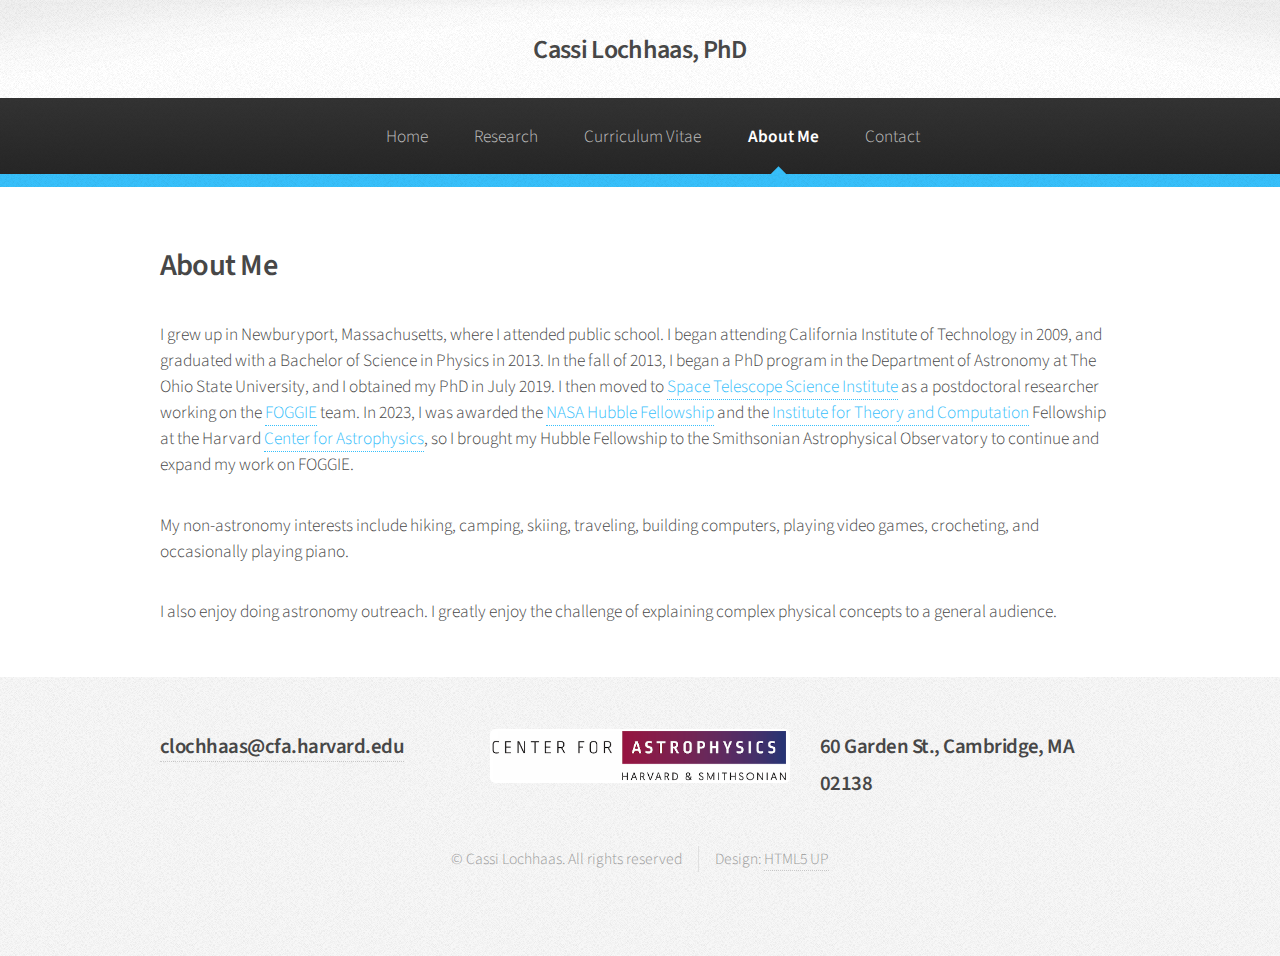
<file: about_me.html>
<!DOCTYPE HTML>
<!--
	Arcana by HTML5 UP
	html5up.net | @ajlkn
	Free for personal and commercial use under the CCA 3.0 license (html5up.net/license)
-->
<html>
	<head>
		<title>Cassi Lochhaas, PhD</title>
		<meta charset="utf-8" />
		<meta name="viewport" content="width=device-width, initial-scale=1, user-scalable=no" />
		<link rel="stylesheet" href="assets/css/main.css" />
	</head>
	<body class="is-preload">
		<div id="page-wrapper">

			<!-- Header -->
				<div id="header">

					<!-- Logo -->
						<h1><a href="index.html" id="logo">Cassi Lochhaas, PhD</a></h1>

					<!-- Nav -->
					<nav id="nav">
						<ul>
							<li><a href="index.html">Home</a></li>
							<li>
								<a href="#">Research</a>
								<ul>
									<li><a href="research_accretion.html">Galactic Accretion through the CGM</a></li>
									<li><a href="research_feedback.html">Stellar Feedback in Galaxy Simulations</a></li>
									<li><a href="research_nonequilibrium.html">Non-Equilibrium CGM</a></li>
									<li><a href="research_winds.html">Galactic Winds</a></li>
								</ul>
							</li>
							<li><a href="curriculum_vitae.html">Curriculum Vitae</a></li>
							<li class="current"><a href="about_me.html">About Me</a></li>
							<li><a href="contact.html">Contact</a></li>
						</ul>
					</nav>

				</div>

			<!-- Main -->
				<section class="wrapper style1">
					<div class="container">
						<div id="content">

							<!-- Content -->

								<article>
									<header>
										<h2>About Me</h2>
									</header>

									<p>I grew up in Newburyport, Massachusetts, where I attended public school. I began attending California Institute
										of Technology in 2009, and graduated with a Bachelor of Science in Physics in 2013. In the fall of 2013, I began
										a PhD program in the Department of Astronomy at The Ohio State University, and I obtained my PhD in July 2019. I 
										then moved to <a href="https://www.stsci.edu/">Space Telescope Science Institute</a> as a postdoctoral researcher working on the 
										<a href="http://foggie.science">FOGGIE</a> team. In 2023, I was awarded the <a href="https://www.stsci.edu/stsci-research/fellowships/nasa-hubble-fellowship-program">NASA Hubble Fellowship</a>
										and the <a href="https://itc.cfa.harvard.edu/">Institute for Theory and Computation</a> Fellowship 
										at the Harvard <a href="https://www.cfa.harvard.edu/">Center for Astrophysics</a>, so I brought my Hubble Fellowship to
										the Smithsonian Astrophysical Observatory to continue and expand my work on FOGGIE.</p>
									<p>My non-astronomy interests include hiking, camping, skiing, traveling, building computers, playing video games, 
										crocheting, and occasionally playing piano.</p>
        							<p>I also enjoy doing astronomy outreach. I greatly enjoy the challenge of explaining complex physical concepts to a general audience.</p>
								</article>

						</div>
					</div>
				</section>

			<!-- Footer -->
			<div id="footer">
				<div class="container">
					<div class="row">
						<section class="col-4 col-4 col-4">
							<h3><a href="mailto:clochhaas@cfa.harvard.edu">clochhaas@cfa.harvard.edu</a></h3>
						</section>
						<section class="col-4 col-4 col-4">
							<a href="https://www.cfa.harvard.edu/" class="image center center"><img src="images/CfA_Horizontal_CMYK.png" alt="Center for Astrophysics | Harvard & Smithsonian" width="300"/></a>
						</section>
						<section class="col-4 col-4 col-4">
							<h3>60 Garden St., Cambridge, MA 02138</h3>
						</section>
					</div>
				</div>


				<!-- Copyright -->
					<div class="copyright">
						<ul class="menu">
							<li>&copy; Cassi Lochhaas. All rights reserved</li><li>Design: <a href="http://html5up.net">HTML5 UP</a></li>
						</ul>
					</div>

				</div>

		</div>

		<!-- Scripts -->
			<script src="assets/js/jquery.min.js"></script>
			<script src="assets/js/jquery.dropotron.min.js"></script>
			<script src="assets/js/browser.min.js"></script>
			<script src="assets/js/breakpoints.min.js"></script>
			<script src="assets/js/util.js"></script>
			<script src="assets/js/main.js"></script>

	</body>
</html>
</file>
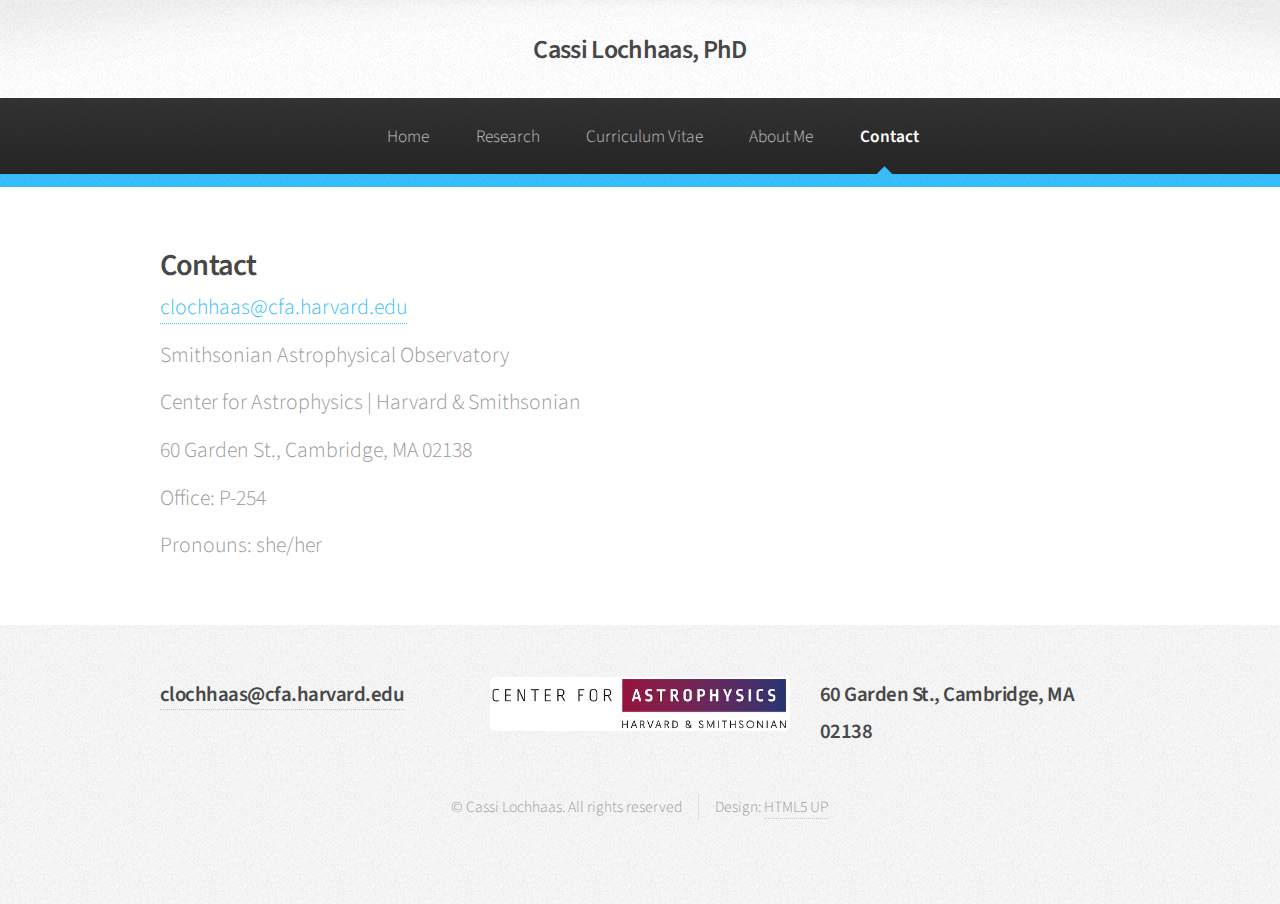
<file: contact.html>
<!DOCTYPE HTML>
<!--
	Arcana by HTML5 UP
	html5up.net | @ajlkn
	Free for personal and commercial use under the CCA 3.0 license (html5up.net/license)
-->
<html>
	<head>
		<title>Cassi Lochhaas, PhD</title>
		<meta charset="utf-8" />
		<meta name="viewport" content="width=device-width, initial-scale=1, user-scalable=no" />
		<link rel="stylesheet" href="assets/css/main.css" />
	</head>
	<body class="is-preload">
		<div id="page-wrapper">

			<!-- Header -->
				<div id="header">

					<!-- Logo -->
						<h1><a href="index.html" id="logo">Cassi Lochhaas, PhD</a></h1>

					<!-- Nav -->
					<nav id="nav">
						<ul>
							<li><a href="index.html">Home</a></li>
							<li>
								<a href="#">Research</a>
								<ul>
									<li><a href="research_accretion.html">Galactic Accretion through the CGM</a></li>
									<li><a href="research_feedback.html">Stellar Feedback in Galaxy Simulations</a></li>
									<li><a href="research_nonequilibrium.html">Non-Equilibrium CGM</a></li>
									<li><a href="research_winds.html">Galactic Winds</a></li>
								</ul>
							</li>
							<li><a href="curriculum_vitae.html">Curriculum Vitae</a></li>
							<li><a href="about_me.html">About Me</a></li>
							<li class="current"><a href="contact.html">Contact</a></li>
						</ul>
					</nav>

				</div>

			<!-- Main -->
				<section class="wrapper style1">
					<div class="container">
						<div id="content">

							<!-- Content -->

								<article>
									<header>
										<h2>Contact</h2>
										<p><a href="mailto:clochhaas@cfa.harvard.edu">clochhaas@cfa.harvard.edu</a></p>
                                        <p>Smithsonian Astrophysical Observatory</p>
                                        <p>Center for Astrophysics | Harvard & Smithsonian</p>
                                        <p>60 Garden St., Cambridge, MA 02138</p>
                                        <p>Office: P-254</p>
                                        <p>Pronouns: she/her</p>
									</header>
								</article>

						</div>
					</div>
				</section>

			<!-- Footer -->
			<div id="footer">
				<div class="container">
					<div class="row">
						<section class="col-4 col-4 col-4">
							<h3><a href="mailto:clochhaas@cfa.harvard.edu">clochhaas@cfa.harvard.edu</a></h3>
						</section>
						<section class="col-4 col-4 col-4">
							<a href="https://www.cfa.harvard.edu/" class="image center center"><img src="images/CfA_Horizontal_CMYK.png" alt="Center for Astrophysics | Harvard & Smithsonian" width="300"/></a>
						</section>
						<section class="col-4 col-4 col-4">
							<h3>60 Garden St., Cambridge, MA 02138</h3>
						</section>
					</div>
				</div>


				<!-- Copyright -->
					<div class="copyright">
						<ul class="menu">
							<li>&copy; Cassi Lochhaas. All rights reserved</li><li>Design: <a href="http://html5up.net">HTML5 UP</a></li>
						</ul>
					</div>

				</div>

		</div>

		<!-- Scripts -->
			<script src="assets/js/jquery.min.js"></script>
			<script src="assets/js/jquery.dropotron.min.js"></script>
			<script src="assets/js/browser.min.js"></script>
			<script src="assets/js/breakpoints.min.js"></script>
			<script src="assets/js/util.js"></script>
			<script src="assets/js/main.js"></script>

	</body>
</html>
</file>
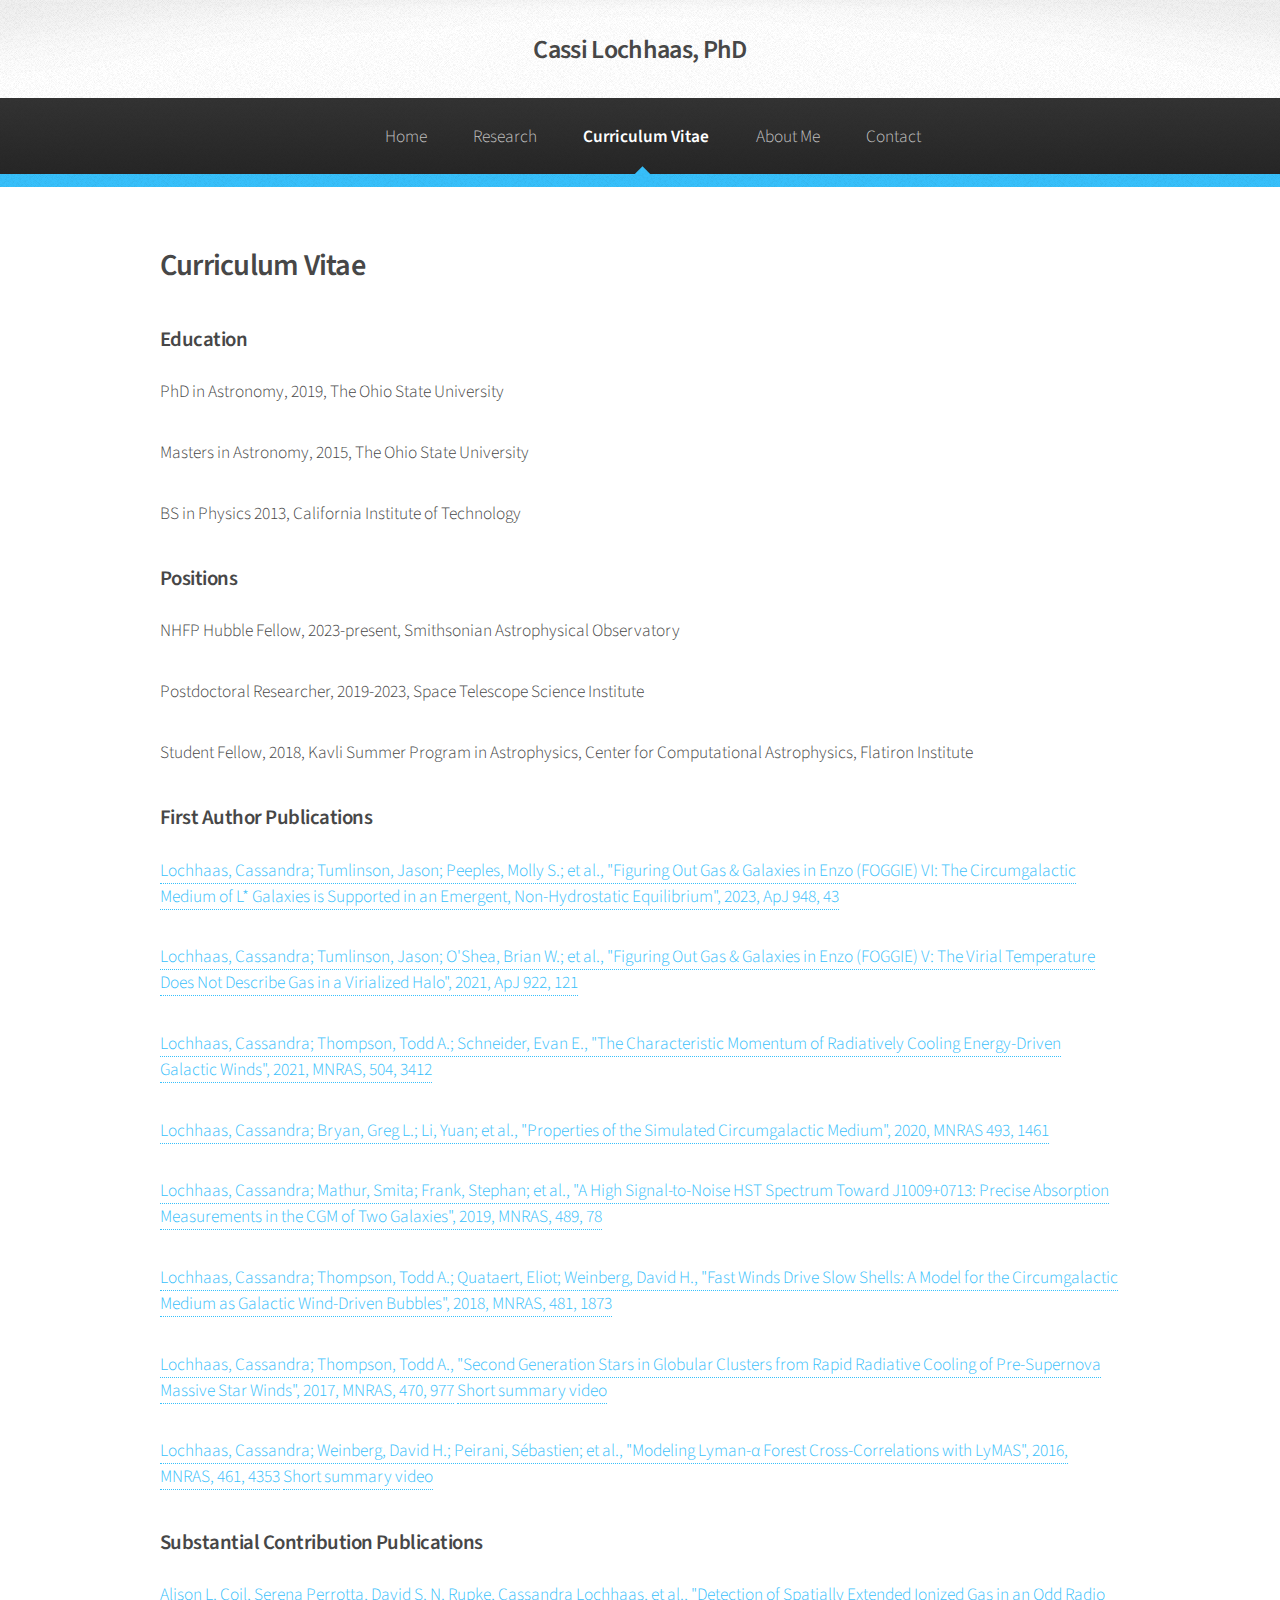
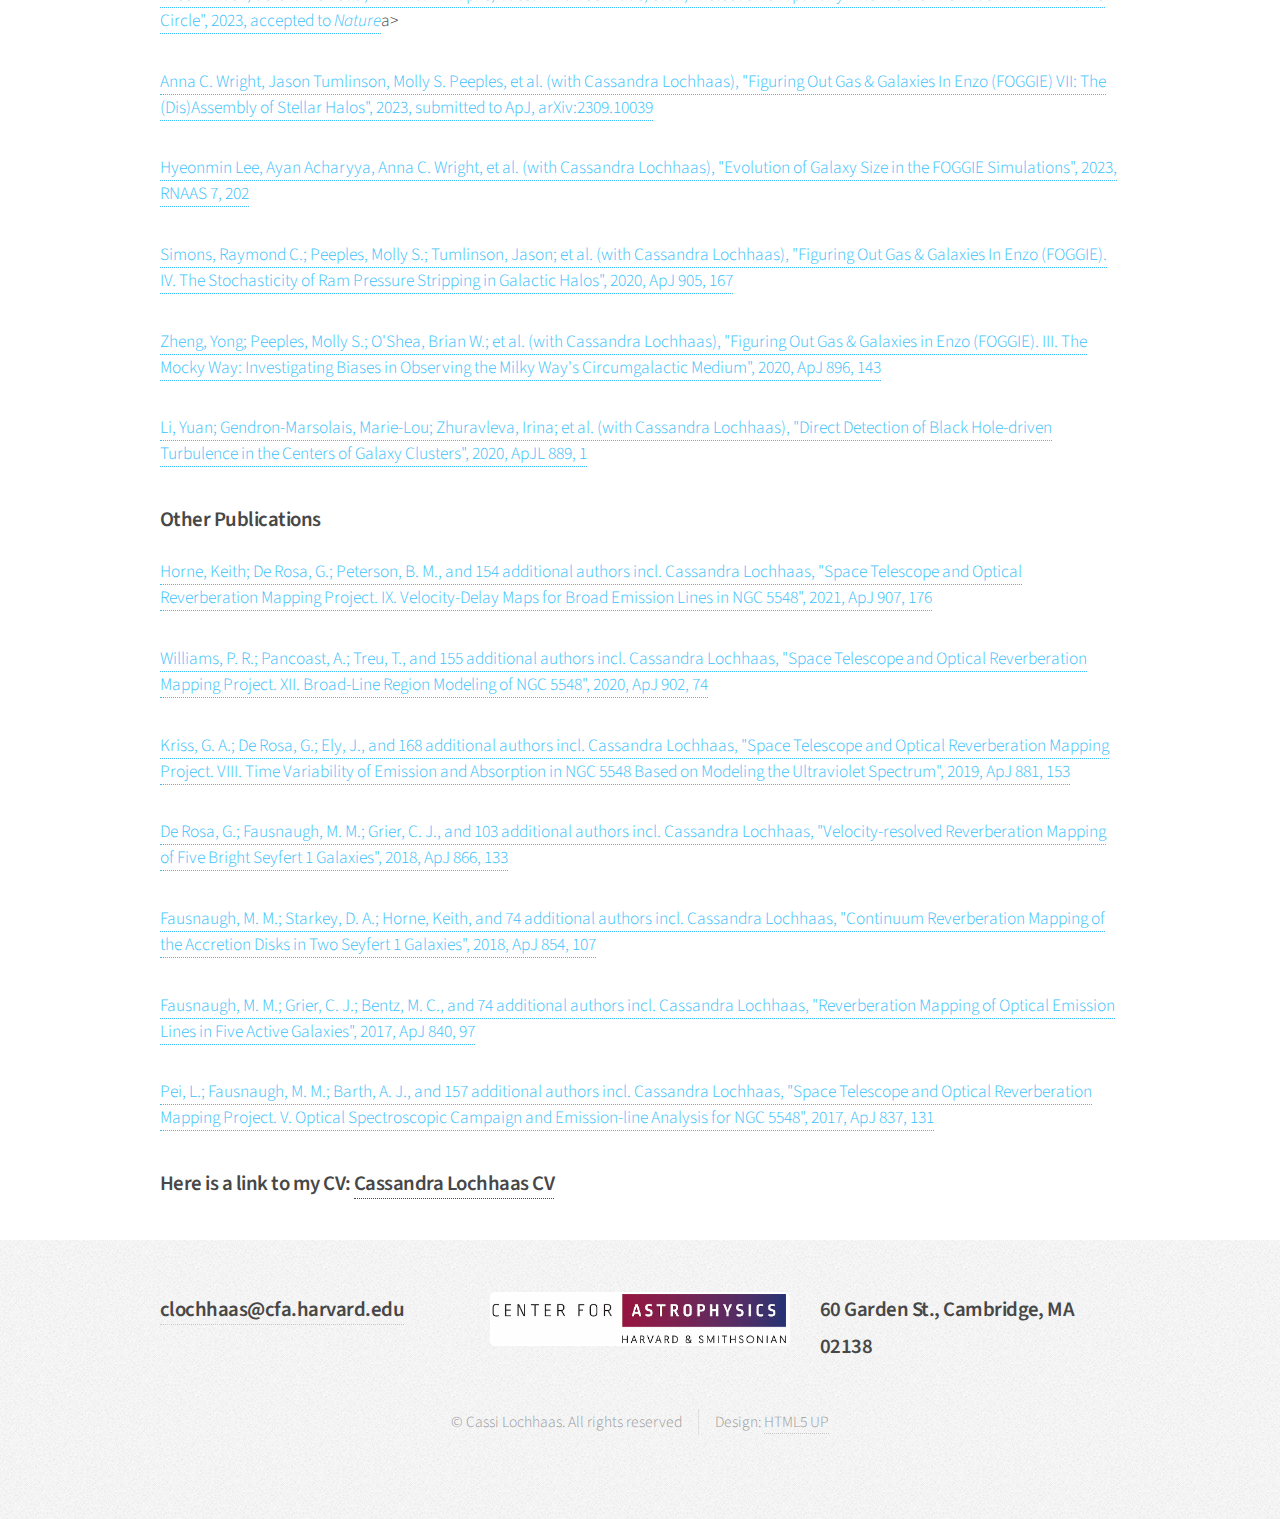
<file: curriculum_vitae.html>
<!DOCTYPE HTML>
<!--
	Arcana by HTML5 UP
	html5up.net | @ajlkn
	Free for personal and commercial use under the CCA 3.0 license (html5up.net/license)
-->
<html>
	<head>
		<title>Cassi Lochhaas, PhD</title>
		<meta charset="utf-8" />
		<meta name="viewport" content="width=device-width, initial-scale=1, user-scalable=no" />
		<link rel="stylesheet" href="assets/css/main.css" />
	</head>
	<body class="is-preload">
		<div id="page-wrapper">

			<!-- Header -->
				<div id="header">

					<!-- Logo -->
						<h1><a href="index.html" id="logo">Cassi Lochhaas, PhD</a></h1>

					<!-- Nav -->
					<nav id="nav">
						<ul>
							<li><a href="index.html">Home</a></li>
							<li>
								<a href="#">Research</a>
								<ul>
									<li><a href="research_accretion.html">Galactic Accretion through the CGM</a></li>
									<li><a href="research_feedback.html">Stellar Feedback in Galaxy Simulations</a></li>
									<li><a href="research_nonequilibrium.html">Non-Equilibrium CGM</a></li>
									<li><a href="research_winds.html">Galactic Winds</a></li>
								</ul>
							</li>
							<li class="current"><a href="curriculum_vitae.html">Curriculum Vitae</a></li>
							<li><a href="about_me.html">About Me</a></li>
							<li><a href="contact.html">Contact</a></li>
						</ul>
					</nav>

				</div>

			<!-- Main -->
				<section class="wrapper style1">
					<div class="container">
						<div id="content">

							<!-- Content -->

								<article>
									<header>
										<h2>Curriculum Vitae</h2>
									</header>

									<h3>Education</h3>
									<p>PhD in Astronomy, 2019, The Ohio State University</p>
                                    <p>Masters in Astronomy, 2015, The Ohio State University</p>
                                    <p>BS in Physics 2013, California Institute of Technology</p>

                                    <h3>Positions</h3>
                                    <p>NHFP Hubble Fellow, 2023-present, Smithsonian Astrophysical Observatory</p>
                                    <p>Postdoctoral Researcher, 2019-2023, Space Telescope Science Institute</p>
                                    <p>Student Fellow, 2018, Kavli Summer Program in Astrophysics, Center for Computational Astrophysics, Flatiron Institute</p>

									<h3>First Author Publications</h3>
                                    <p><a href="https://ui.adsabs.harvard.edu/abs/2023ApJ...948...43L/abstract">Lochhaas, Cassandra; Tumlinson, Jason; Peeples, Molly S.; et al., "Figuring Out Gas & Galaxies in Enzo (FOGGIE) VI: The Circumgalactic Medium of L* Galaxies is Supported in an Emergent, Non-Hydrostatic Equilibrium", 2023, ApJ 948, 43</a></p>
                                    <p><a href="https://ui.adsabs.harvard.edu/abs/2021ApJ...922..121L/abstract">Lochhaas, Cassandra; Tumlinson, Jason; O'Shea, Brian W.; et al., "Figuring Out Gas & Galaxies in Enzo (FOGGIE) V: The Virial Temperature Does Not Describe Gas in a Virialized Halo", 2021, ApJ 922, 121</a></p>
                                    <p><a href="https://ui.adsabs.harvard.edu/abs/2021MNRAS.504.3412L/abstract">Lochhaas, Cassandra; Thompson, Todd A.; Schneider, Evan E., "The Characteristic Momentum of Radiatively Cooling Energy-Driven Galactic Winds", 2021, MNRAS, 504, 3412</a></p>
                                    <p><a href="https://ui.adsabs.harvard.edu/abs/2020MNRAS.493.1461L/abstract">Lochhaas, Cassandra; Bryan, Greg L.; Li, Yuan; et al., "Properties of the Simulated Circumgalactic Medium", 2020, MNRAS 493, 1461</a></p>
                                    <p><a href="https://ui.adsabs.harvard.edu/abs/2019MNRAS.489...78L/abstract">Lochhaas, Cassandra; Mathur, Smita; Frank, Stephan; et al., "A High Signal-to-Noise HST Spectrum Toward J1009+0713: Precise Absorption Measurements in the CGM of Two Galaxies", 2019, MNRAS, 489, 78</a></p>
                                    <p><a href="http://adsabs.harvard.edu/abs/2018MNRAS.481.1873L">Lochhaas, Cassandra; Thompson, Todd A.; Quataert, Eliot; Weinberg, David H., "Fast Winds Drive Slow Shells: A Model for the Circumgalactic Medium as Galactic Wind-Driven Bubbles", 2018, MNRAS, 481, 1873</a></p>
                                    <p><a href="http://adsabs.harvard.edu/abs/2017MNRAS.470..977L">Lochhaas, Cassandra; Thompson, Todd A., "Second Generation Stars in Globular Clusters from Rapid Radiative Cooling of Pre-Supernova Massive Star Winds", 2017, MNRAS, 470, 977</a>
                                    <a href="https://www.youtube.com/watch?v=1Rne8xUlWTY">Short summary video</a></p>
                                    <p><a href="http://adsabs.harvard.edu/abs/2016MNRAS.461.4353L">Lochhaas, Cassandra; Weinberg, David H.; Peirani, S&eacute;bastien; et al., "Modeling Lyman-&alpha; Forest Cross-Correlations with LyMAS", 2016, MNRAS, 461, 4353</a>
                                    <a href="https://www.youtube.com/watch?v=9ghGNtF16JA&feature=youtu.be">Short summary video</a></p>

                                    <h3>Substantial Contribution Publications</h3>
                                    <p><a href="https://arxiv.org/abs/2310.15162">Alison L. Coil, Serena Perrotta, David S. N. Rupke, Cassandra Lochhaas, et al., "Detection of Spatially Extended Ionized Gas in an Odd Radio Circle", 2023, accepted to <em>Nature</em></a>a></p>
                                    <p><a href="https://ui.adsabs.harvard.edu/abs/2023arXiv230910039W/abstract">Anna C. Wright, Jason Tumlinson, Molly S. Peeples, et al. (with Cassandra Lochhaas), "Figuring Out Gas & Galaxies In Enzo (FOGGIE) VII: The (Dis)Assembly of Stellar Halos", 2023, submitted to ApJ, arXiv:2309.10039</a></p>
                                    <p><a href="https://ui.adsabs.harvard.edu/abs/2023RNAAS...7..202L/abstract">Hyeonmin Lee, Ayan Acharyya, Anna C. Wright, et al. (with Cassandra Lochhaas), "Evolution of Galaxy Size in the FOGGIE Simulations", 2023, RNAAS 7, 202</a></p>
                                    <p><a href="https://ui.adsabs.harvard.edu/abs/2020ApJ...905..167S/abstract">Simons, Raymond C.; Peeples, Molly S.; Tumlinson, Jason; et al. (with Cassandra Lochhaas), "Figuring Out Gas & Galaxies In Enzo (FOGGIE). IV. The Stochasticity of Ram Pressure Stripping in Galactic Halos", 2020, ApJ 905, 167</a></p>
                                    <p><a href="https://ui.adsabs.harvard.edu/abs/2020ApJ...896..143Z/abstract">Zheng, Yong; Peeples, Molly S.; O'Shea, Brian W.; et al. (with Cassandra Lochhaas), "Figuring Out Gas & Galaxies in Enzo (FOGGIE). III. The Mocky Way: Investigating Biases in Observing the Milky Way's Circumgalactic Medium", 2020, ApJ 896, 143</a></p>
                                    <p><a href="https://ui.adsabs.harvard.edu/abs/2020ApJ...889L...1L/abstract">Li, Yuan; Gendron-Marsolais, Marie-Lou; Zhuravleva, Irina; et al. (with Cassandra Lochhaas), "Direct Detection of Black Hole-driven Turbulence in the Centers of Galaxy Clusters", 2020, ApJL 889, 1</a></p>
                                    
                                    <h3>Other Publications</h3>
                                    <p><a href="https://ui.adsabs.harvard.edu/abs/2021ApJ...907...76H/abstract">Horne, Keith; De Rosa, G.; Peterson, B. M., and 154 additional authors incl. Cassandra Lochhaas, "Space Telescope and Optical Reverberation Mapping Project. IX. Velocity-Delay Maps for Broad Emission Lines in NGC 5548", 2021, ApJ 907, 176</a></p>
                                    <p><a href="https://ui.adsabs.harvard.edu/abs/2020ApJ...902...74W/abstract">Williams, P. R.; Pancoast, A.; Treu, T., and 155 additional authors incl. Cassandra Lochhaas, "Space Telescope and Optical Reverberation Mapping Project. XII. Broad-Line Region Modeling of NGC 5548", 2020, ApJ 902, 74</a></p>
                                    <p><a href="https://ui.adsabs.harvard.edu/abs/2019ApJ...881..153K/abstract">Kriss, G. A.; De Rosa, G.; Ely, J., and 168 additional authors incl. Cassandra Lochhaas, "Space Telescope and Optical Reverberation Mapping Project. VIII. Time Variability of Emission and Absorption in NGC 5548 Based on Modeling the Ultraviolet Spectrum", 2019, ApJ 881, 153</a></p>
                                    <p><a href="https://ui.adsabs.harvard.edu/abs/2018ApJ...866..133D/abstract">De Rosa, G.; Fausnaugh, M. M.; Grier, C. J., and 103 additional authors incl. Cassandra Lochhaas, "Velocity-resolved Reverberation Mapping of Five Bright Seyfert 1 Galaxies", 2018, ApJ 866, 133</a></p>
                                    <p><a href="https://ui.adsabs.harvard.edu/abs/2018ApJ...854..107F/abstract">Fausnaugh, M. M.; Starkey, D. A.; Horne, Keith, and 74 additional authors incl. Cassandra Lochhaas, "Continuum Reverberation Mapping of the Accretion Disks in Two Seyfert 1 Galaxies", 2018, ApJ 854, 107</a></p>
                                    <p><a href="https://ui.adsabs.harvard.edu/abs/2017ApJ...840...97F/abstract">Fausnaugh, M. M.; Grier, C. J.; Bentz, M. C., and 74 additional authors incl. Cassandra Lochhaas, "Reverberation Mapping of Optical Emission Lines in Five Active Galaxies", 2017, ApJ 840, 97</a></p>
                                    <p><a href="https://ui.adsabs.harvard.edu/abs/2017ApJ...837..131P/abstract">Pei, L.; Fausnaugh, M. M.; Barth, A. J., and 157 additional authors incl. Cassandra Lochhaas, "Space Telescope and Optical Reverberation Mapping Project. V. Optical Spectroscopic Campaign and Emission-line Analysis for NGC 5548", 2017, ApJ 837, 131</a></p>
                                    
                                    <h3>Here is a link to my CV: <a href="Lochhaas_CV_with_pubs.pdf">Cassandra Lochhaas CV</a></h3>

								</article>

						</div>
					</div>
				</section>

			<!-- Footer -->
			<div id="footer">
				<div class="container">
					<div class="row">
						<section class="col-4 col-4 col-4">
							<h3><a href="mailto:clochhaas@cfa.harvard.edu">clochhaas@cfa.harvard.edu</a></h3>
						</section>
						<section class="col-4 col-4 col-4">
							<a href="https://www.cfa.harvard.edu/" class="image center center"><img src="images/CfA_Horizontal_CMYK.png" alt="Center for Astrophysics | Harvard & Smithsonian" width="300"/></a>
						</section>
						<section class="col-4 col-4 col-4">
							<h3>60 Garden St., Cambridge, MA 02138</h3>
						</section>
					</div>
				</div>


				<!-- Copyright -->
					<div class="copyright">
						<ul class="menu">
							<li>&copy; Cassi Lochhaas. All rights reserved</li><li>Design: <a href="http://html5up.net">HTML5 UP</a></li>
						</ul>
					</div>

				</div>

		</div>

		<!-- Scripts -->
			<script src="assets/js/jquery.min.js"></script>
			<script src="assets/js/jquery.dropotron.min.js"></script>
			<script src="assets/js/browser.min.js"></script>
			<script src="assets/js/breakpoints.min.js"></script>
			<script src="assets/js/util.js"></script>
			<script src="assets/js/main.js"></script>

	</body>
</html>
</file>
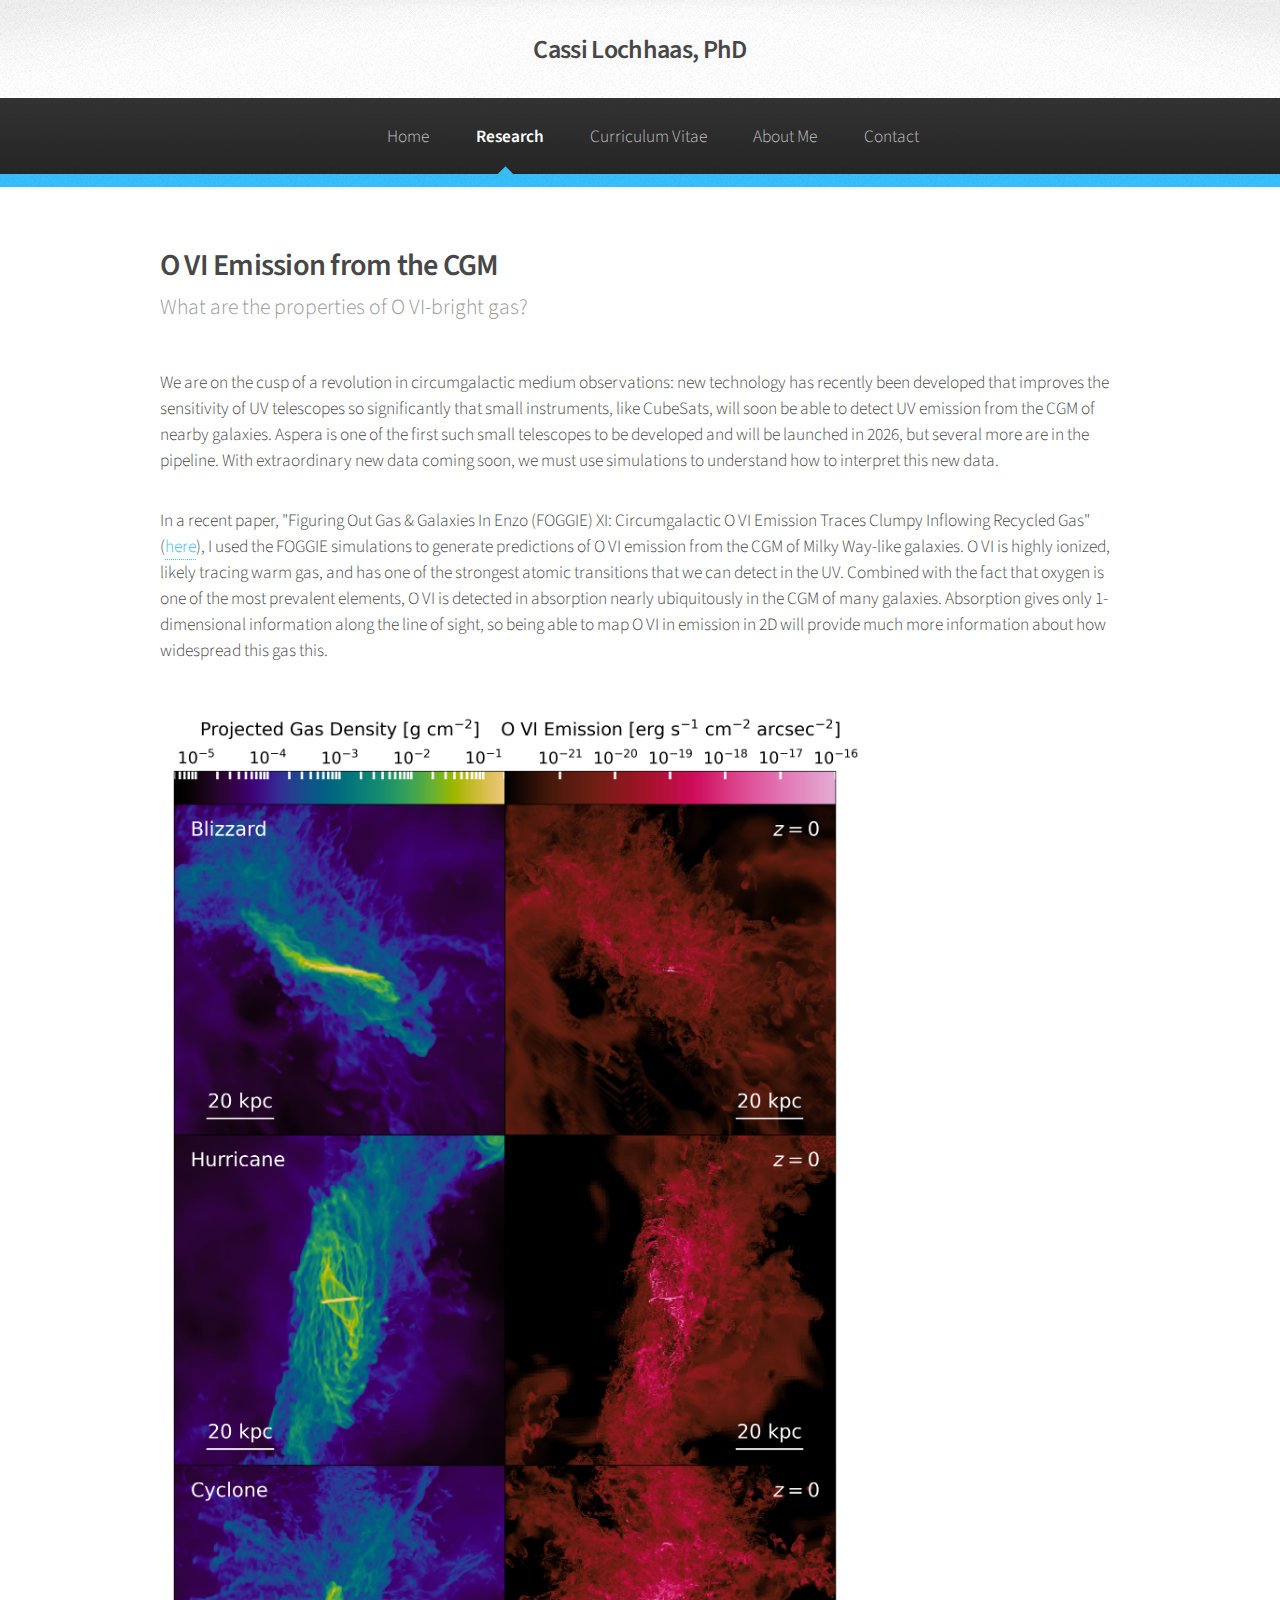
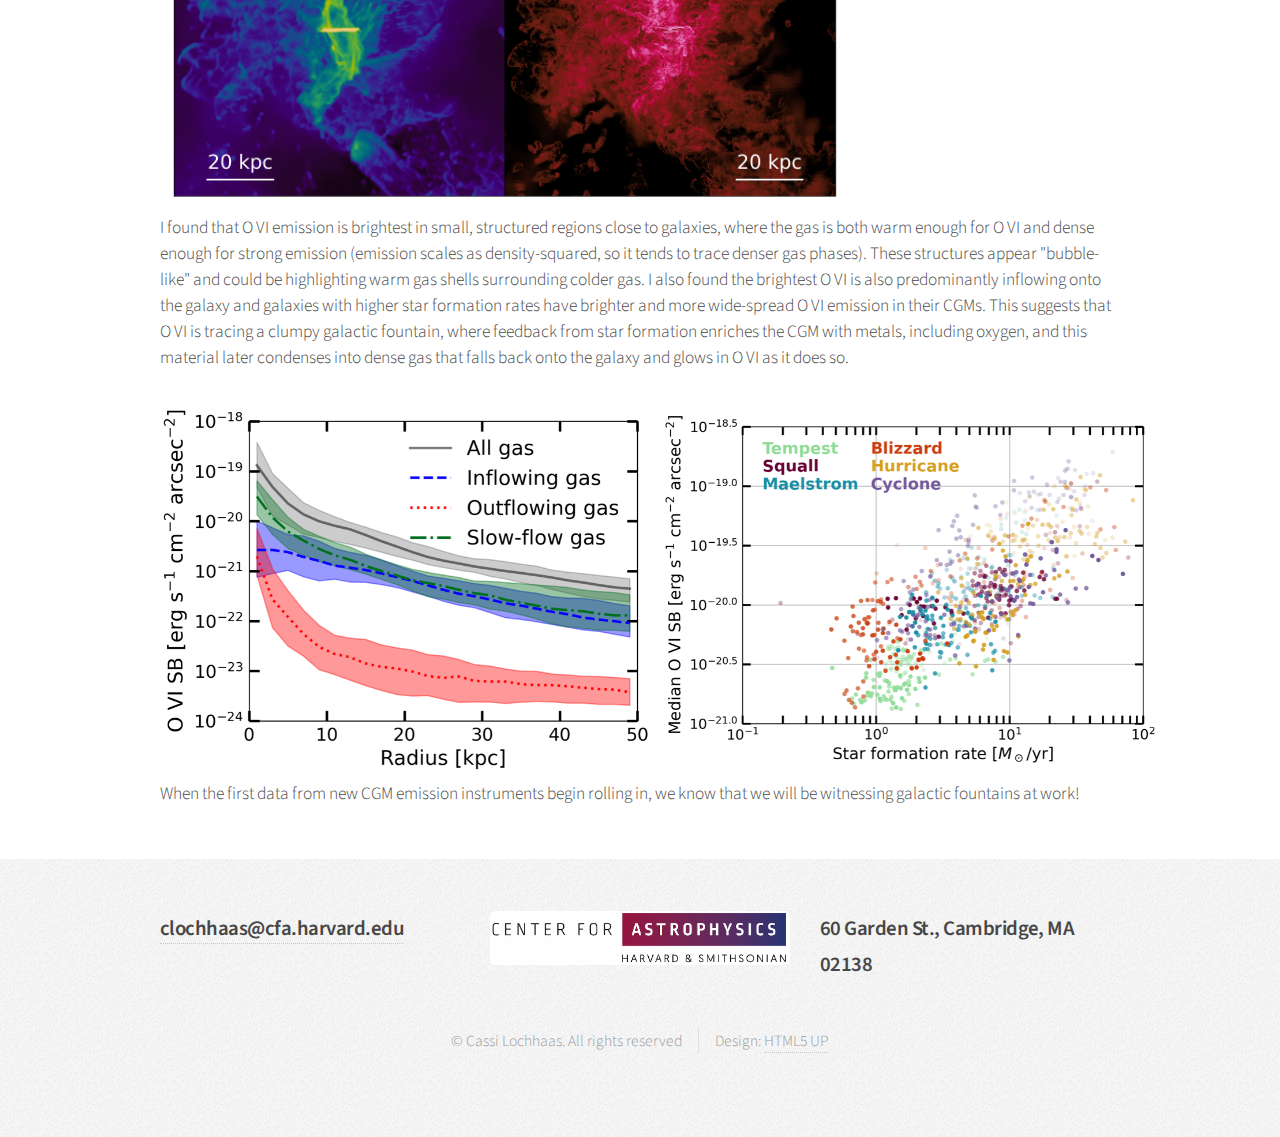
<file: research_emission.html>
<!DOCTYPE HTML>
<!--
	Arcana by HTML5 UP
	html5up.net | @ajlkn
	Free for personal and commercial use under the CCA 3.0 license (html5up.net/license)
-->
<html>
	<head>
		<title>Cassi Lochhaas, PhD</title>
		<meta charset="utf-8" />
		<meta name="viewport" content="width=device-width, initial-scale=1, user-scalable=no" />
		<link rel="stylesheet" href="assets/css/main.css" />
	</head>
	<body class="is-preload">
		<div id="page-wrapper">

			<!-- Header -->
				<div id="header">

					<!-- Logo -->
						<h1><a href="index.html" id="logo">Cassi Lochhaas, PhD</a></h1>

					<!-- Nav -->
					<nav id="nav">
						<ul>
							<li><a href="index.html">Home</a></li>
							<li class="current">
								<a href="#">Research</a>
								<ul>
									<li><a href="research_turbulence.html">Mock Observations of CGM Turbulence</a></li>
									<li><a href="research_emission.html">O VI Emission from the CGM</a></li>
									<li><a href="research_accretion.html">Galactic Accretion through the CGM</a></li>
									<li><a href="research_feedback.html">Stellar Feedback in Galaxy Simulations</a></li>
									<li><a href="research_nonequilibrium.html">Non-Equilibrium CGM</a></li>
									<li><a href="research_winds.html">Galactic Winds</a></li>
								</ul>
							</li>
							<li><a href="curriculum_vitae.html">Curriculum Vitae</a></li>
							<li><a href="about_me.html">About Me</a></li>
							<li><a href="contact.html">Contact</a></li>
						</ul>
					</nav>

				</div>

			<!-- Main -->
				<section class="wrapper style1">
					<div class="container">
						<div id="content">

							<!-- Content -->

								<article>
									<header>
										<h2>O VI Emission from the CGM</h2>
										<p>What are the properties of O VI-bright gas?</p>
									</header>

									<p>We are on the cusp of a revolution in circumgalactic medium observations: new technology has recently been developed that improves
										the sensitivity of UV telescopes so significantly that small instruments, like CubeSats, will soon be able to detect UV emission from
										the CGM of nearby galaxies. Aspera is one of the first such small telescopes to be developed and will be launched in 2026, but several 
										more are in the pipeline. With extraordinary new data coming soon, we must use simulations to understand how to interpret this new data.
									</p>

									<p>In a recent paper, "Figuring Out Gas & Galaxies In Enzo (FOGGIE) XI: Circumgalactic O VI Emission Traces Clumpy Inflowing Recycled Gas" 
										(<a href="https://ui.adsabs.harvard.edu/abs/2025arXiv251025844L/abstract">here</a>), I used the FOGGIE simulations to generate 
										predictions of O VI emission from the CGM of Milky Way-like galaxies. O VI is highly ionized, likely tracing warm gas, and has one of 
										the strongest atomic transitions that we can detect in the UV. Combined with the fact that oxygen is one of the most prevalent elements, 
										O VI is detected in absorption nearly ubiquitously in the CGM of many galaxies. Absorption gives only 1-dimensional information along 
										the line of sight, so being able to map O VI in emission in 2D will provide much more information about how widespread this gas this.
									</p>

                                    <img src="images/emission_maps.png" alt="Projections of gas density and O VI surface brightness from three FOGGIE galaxies." width="700">

                                    <p>I found that O VI emission is brightest in small, structured regions close to galaxies, where the gas is both warm enough for O VI
										and dense enough for strong emission (emission scales as density-squared, so it tends to trace denser gas phases). These structures 
										appear "bubble-like" and could be highlighting warm gas shells surrounding 
										colder gas. I also found the brightest O VI is also predominantly inflowing onto the galaxy and galaxies with higher star formation 
										rates have brighter and more wide-spread O VI emission in their CGMs. This suggests that O VI is tracing a clumpy galactic fountain, 
										where feedback from star formation enriches the CGM with metals, including oxygen, and this material later condenses into dense gas 
										that falls back onto the galaxy and glows in O VI as it does so.
									</p>

                                    <img src="images/inflows_SFR.png" alt="O VI surface brightness profiles of inflowing and outflowing gas, and O VI brightness vs. SFR." width="1000">

                                    <p>When the first data from new CGM emission instruments begin rolling in, we know that we will be witnessing galactic fountains at work!</p>

								</article>

						</div>
					</div>
				</section>

			<!-- Footer -->
			<div id="footer">
				<div class="container">
					<div class="row">
						<section class="col-4 col-4 col-4">
							<h3><a href="mailto:clochhaas@cfa.harvard.edu">clochhaas@cfa.harvard.edu</a></h3>
						</section>
						<section class="col-4 col-4 col-4">
							<a href="https://www.cfa.harvard.edu/" class="image center center"><img src="images/CfA_Horizontal_CMYK.png" alt="Center for Astrophysics | Harvard & Smithsonian" width="300"/></a>
						</section>
						<section class="col-4 col-4 col-4">
							<h3>60 Garden St., Cambridge, MA 02138</h3>
						</section>
					</div>
				</div>


				<!-- Copyright -->
					<div class="copyright">
						<ul class="menu">
							<li>&copy; Cassi Lochhaas. All rights reserved</li><li>Design: <a href="http://html5up.net">HTML5 UP</a></li>
						</ul>
					</div>

				</div>

		</div>

		<!-- Scripts -->
			<script src="assets/js/jquery.min.js"></script>
			<script src="assets/js/jquery.dropotron.min.js"></script>
			<script src="assets/js/browser.min.js"></script>
			<script src="assets/js/breakpoints.min.js"></script>
			<script src="assets/js/util.js"></script>
			<script src="assets/js/main.js"></script>

	</body>
</html>
</file>
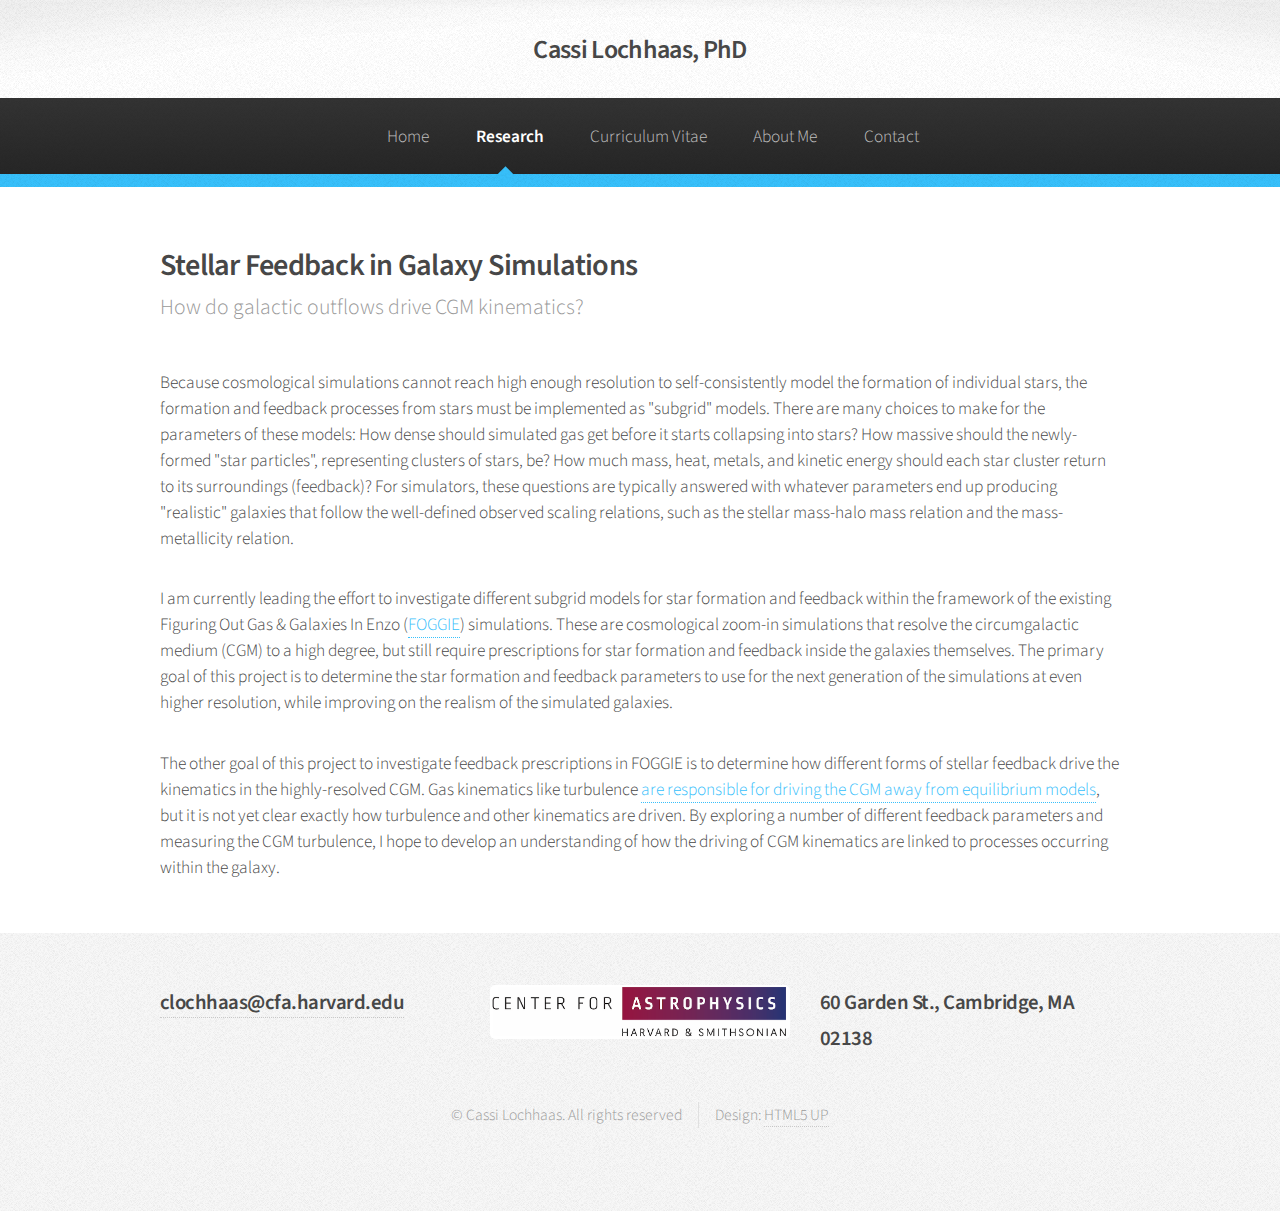
<file: research_feedback.html>
<!DOCTYPE HTML>
<!--
	Arcana by HTML5 UP
	html5up.net | @ajlkn
	Free for personal and commercial use under the CCA 3.0 license (html5up.net/license)
-->
<html>
	<head>
		<title>Cassi Lochhaas, PhD</title>
		<meta charset="utf-8" />
		<meta name="viewport" content="width=device-width, initial-scale=1, user-scalable=no" />
		<link rel="stylesheet" href="assets/css/main.css" />
	</head>
	<body class="is-preload">
		<div id="page-wrapper">

			<!-- Header -->
				<div id="header">

					<!-- Logo -->
						<h1><a href="index.html" id="logo">Cassi Lochhaas, PhD</a></h1>

					<!-- Nav -->
					<nav id="nav">
						<ul>
							<li><a href="index.html">Home</a></li>
							<li class="current">
								<a href="#">Research</a>
								<ul>
									<li><a href="research_accretion.html">Galactic Accretion through the CGM</a></li>
									<li><a href="research_feedback.html">Stellar Feedback in Galaxy Simulations</a></li>
									<li><a href="research_nonequilibrium.html">Non-Equilibrium CGM</a></li>
									<li><a href="research_winds.html">Galactic Winds</a></li>
								</ul>
							</li>
							<li><a href="curriculum_vitae.html">Curriculum Vitae</a></li>
							<li><a href="about_me.html">About Me</a></li>
							<li><a href="contact.html">Contact</a></li>
						</ul>
					</nav>

				</div>

			<!-- Main -->
				<section class="wrapper style1">
					<div class="container">
						<div id="content">

							<!-- Content -->

								<article>
									<header>
										<h2>Stellar Feedback in Galaxy Simulations</h2>
										<p>How do galactic outflows drive CGM kinematics?</p>
									</header>
									
									<p>Because cosmological simulations cannot reach high enough resolution to self-consistently model the 
										formation of individual stars, the formation and feedback processes from stars must be implemented
										as "subgrid" models. There are many choices to make for the parameters of these models: How dense should
										simulated gas get before it starts collapsing into stars? How massive should the newly-formed "star particles",
										representing clusters of stars, be? How much mass, heat, metals, and kinetic energy should each star cluster return
										to its surroundings (feedback)? For simulators, these questions are typically answered with whatever parameters
										end up producing "realistic" galaxies that follow the well-defined observed scaling relations, such as the 
										stellar mass-halo mass relation and the mass-metallicity relation.
									</p>

									<p>I am currently leading the effort to investigate different subgrid models for star formation and feedback
										within the framework of the existing Figuring Out Gas & Galaxies In Enzo (<a href="https://foggie.science">FOGGIE</a>)
										simulations. These are cosmological zoom-in simulations that resolve the circumgalactic medium (CGM) to a high degree,
										but still require prescriptions for star formation and feedback inside the galaxies themselves. The primary goal of this
										project is to determine the star formation and feedback parameters to use for the next generation of the simulations at
										even higher resolution, while improving on the realism of the simulated galaxies.
									</p>

									<p>The other goal of this project to investigate feedback prescriptions in FOGGIE is to determine how different forms
										of stellar feedback drive the kinematics in the highly-resolved CGM. Gas kinematics like turbulence
										<a href="research_nonequilibrium.html">are responsible for driving the CGM away from equilibrium models</a>, but it is
										not yet clear exactly how turbulence and other kinematics are driven. By exploring a number of different feedback parameters
										and measuring the CGM turbulence, I hope to develop an understanding of how the driving of CGM kinematics are linked to
										processes occurring within the galaxy.
									</p>
                                    

								</article>

						</div>
					</div>
				</section>

			<!-- Footer -->
			<div id="footer">
				<div class="container">
					<div class="row">
						<section class="col-4 col-4 col-4">
							<h3><a href="mailto:clochhaas@cfa.harvard.edu">clochhaas@cfa.harvard.edu</a></h3>
						</section>
						<section class="col-4 col-4 col-4">
							<a href="https://www.cfa.harvard.edu/" class="image center center"><img src="images/CfA_Horizontal_CMYK.png" alt="Center for Astrophysics | Harvard & Smithsonian" width="300"/></a>
						</section>
						<section class="col-4 col-4 col-4">
							<h3>60 Garden St., Cambridge, MA 02138</h3>
						</section>
					</div>
				</div>


				<!-- Copyright -->
					<div class="copyright">
						<ul class="menu">
							<li>&copy; Cassi Lochhaas. All rights reserved</li><li>Design: <a href="http://html5up.net">HTML5 UP</a></li>
						</ul>
					</div>

				</div>

		</div>

		<!-- Scripts -->
			<script src="assets/js/jquery.min.js"></script>
			<script src="assets/js/jquery.dropotron.min.js"></script>
			<script src="assets/js/browser.min.js"></script>
			<script src="assets/js/breakpoints.min.js"></script>
			<script src="assets/js/util.js"></script>
			<script src="assets/js/main.js"></script>

	</body>
</html>
</file>
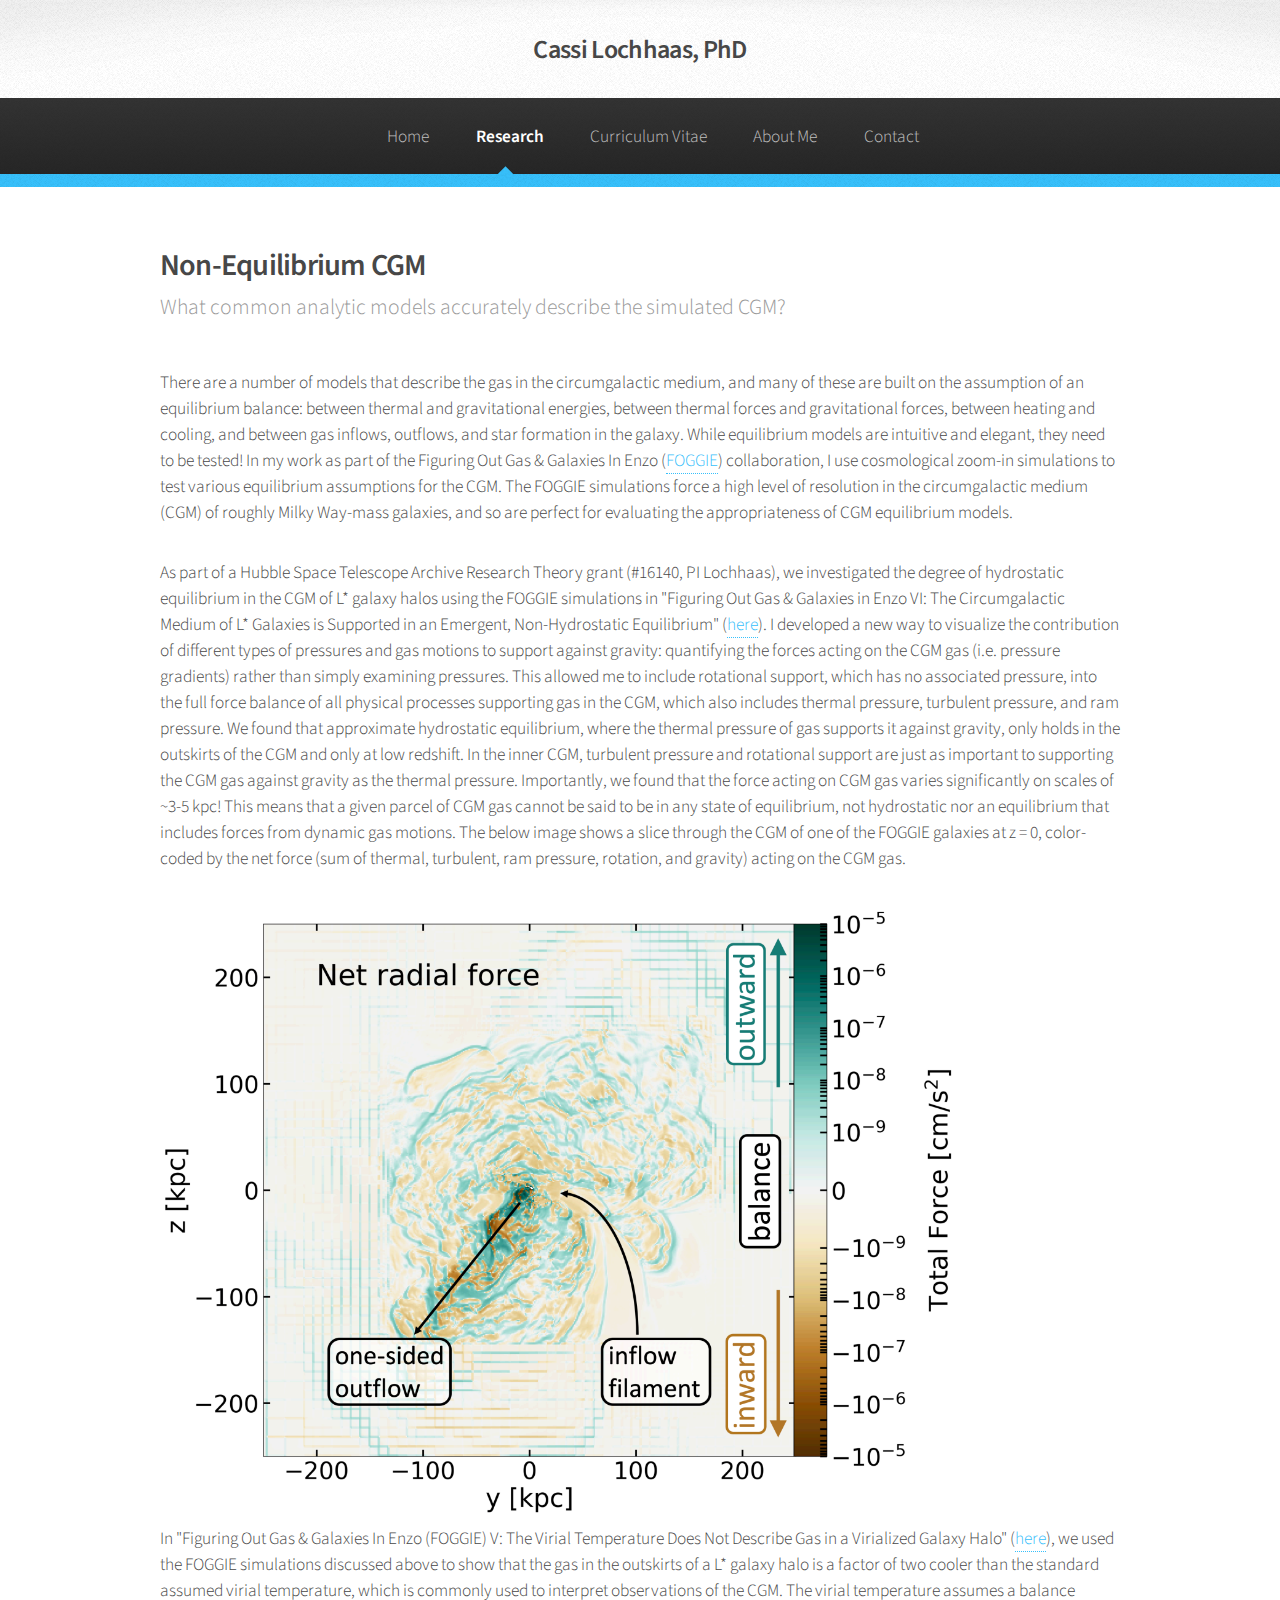
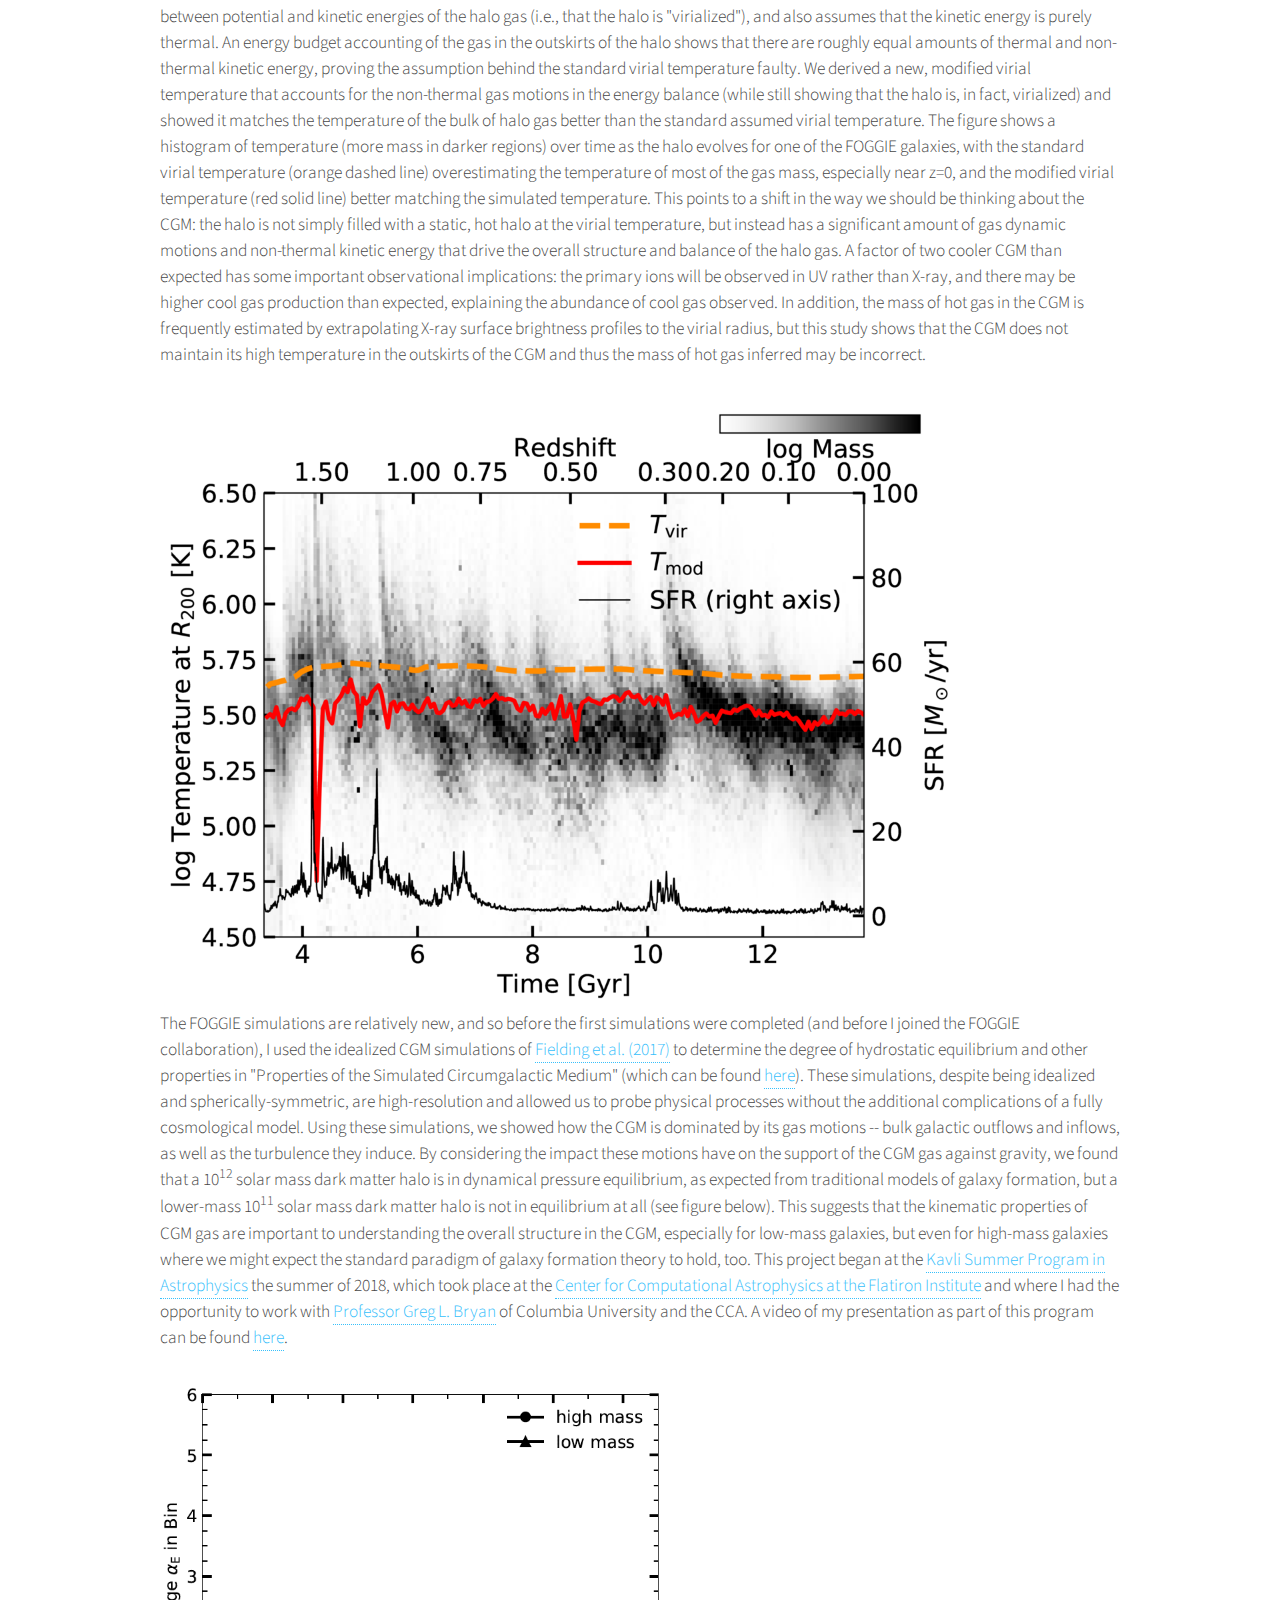
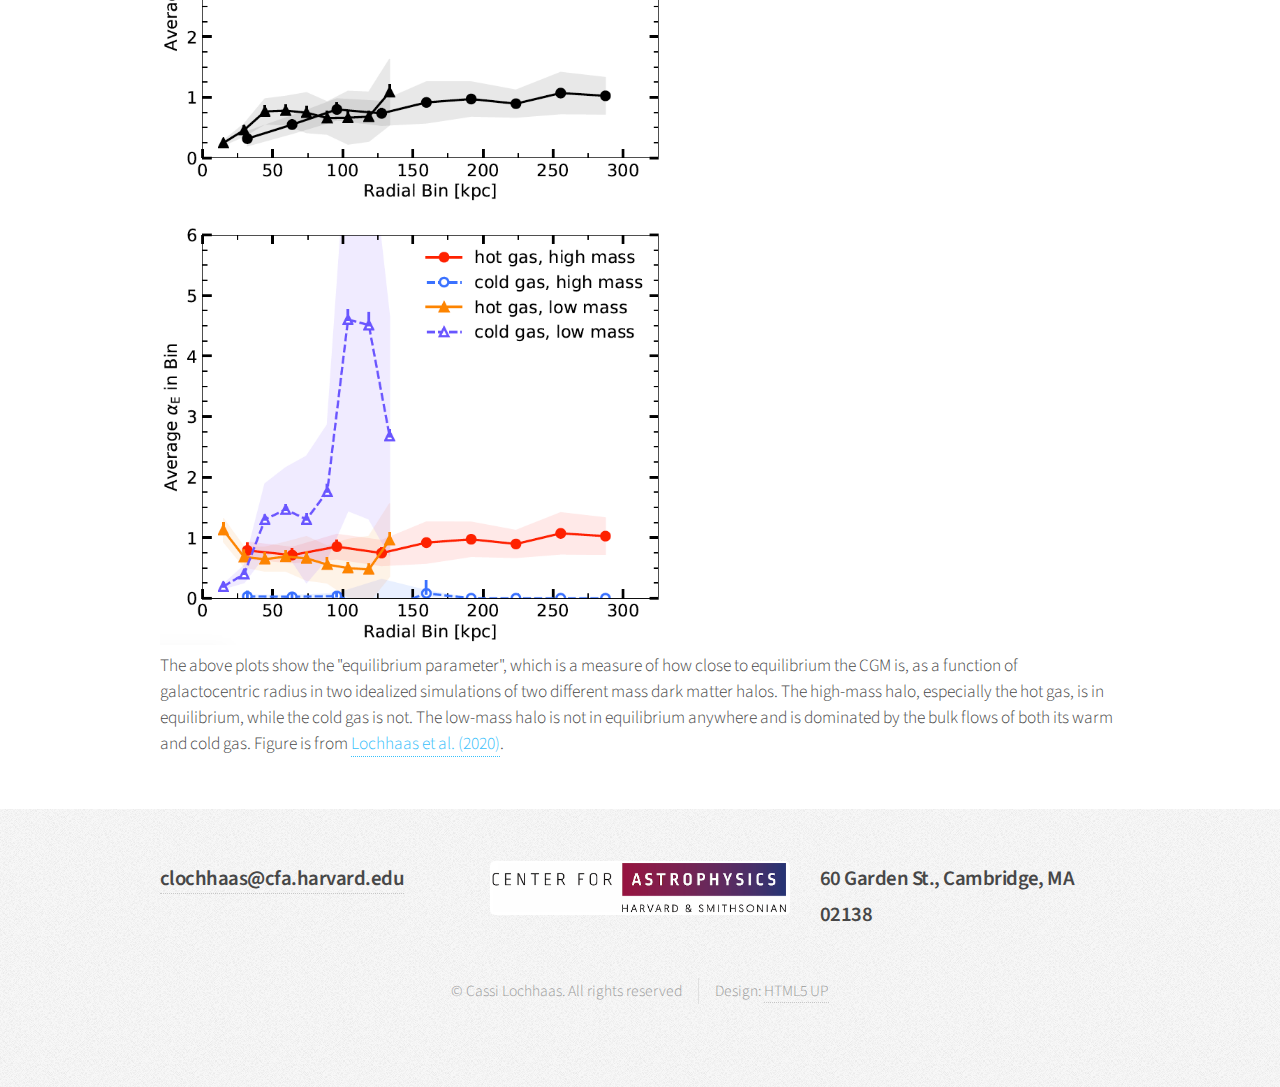
<file: research_nonequilibrium.html>
<!DOCTYPE HTML>
<!--
	Arcana by HTML5 UP
	html5up.net | @ajlkn
	Free for personal and commercial use under the CCA 3.0 license (html5up.net/license)
-->
<html>
	<head>
		<title>Cassi Lochhaas, PhD</title>
		<meta charset="utf-8" />
		<meta name="viewport" content="width=device-width, initial-scale=1, user-scalable=no" />
		<link rel="stylesheet" href="assets/css/main.css" />
	</head>
	<body class="is-preload">
		<div id="page-wrapper">

			<!-- Header -->
				<div id="header">

					<!-- Logo -->
						<h1><a href="index.html" id="logo">Cassi Lochhaas, PhD</a></h1>

					<!-- Nav -->
					<nav id="nav">
						<ul>
							<li><a href="index.html">Home</a></li>
							<li class="current">
								<a href="#">Research</a>
								<ul>
									<li><a href="research_accretion.html">Galactic Accretion through the CGM</a></li>
									<li><a href="research_feedback.html">Stellar Feedback in Galaxy Simulations</a></li>
									<li><a href="research_nonequilibrium.html">Non-Equilibrium CGM</a></li>
									<li><a href="research_winds.html">Galactic Winds</a></li>
								</ul>
							</li>
							<li><a href="curriculum_vitae.html">Curriculum Vitae</a></li>
							<li><a href="about_me.html">About Me</a></li>
							<li><a href="contact.html">Contact</a></li>
						</ul>
					</nav>

				</div>

			<!-- Main -->
				<section class="wrapper style1">
					<div class="container">
						<div id="content">

							<!-- Content -->

								<article>
									<header>
										<h2>Non-Equilibrium CGM</h2>
										<p>What common analytic models accurately describe the simulated CGM?</p>
									</header>

									<p>There are a number of models that describe the gas in the circumgalactic medium, and many of these are built on the assumption
										of an equilibrium balance: between thermal and gravitational energies, between thermal forces and gravitational forces, between
										heating and cooling, and between gas inflows, outflows, and star formation in the galaxy. While equilibrium models are intuitive
										and elegant, they need to be tested! In my work as part of the Figuring Out Gas & Galaxies In Enzo (<a href="https://foggie.science">FOGGIE</a>)
										collaboration, I use cosmological zoom-in simulations to test various equilibrium assumptions for the CGM. The FOGGIE simulations
										force a high level of resolution in the circumgalactic medium (CGM) of roughly Milky Way-mass galaxies, and so are perfect for 
										evaluating the appropriateness of CGM equilibrium models.
									</p>

                                    <p>As part of a Hubble Space Telescope Archive Research Theory grant (#16140, PI Lochhaas), we investigated
                                        the degree of hydrostatic equilibrium in the CGM of L* galaxy halos using the FOGGIE simulations in 
										"Figuring Out Gas & Galaxies in Enzo VI: The Circumgalactic Medium of L* Galaxies is Supported in
                                        an Emergent, Non-Hydrostatic Equilibrium" (<a href="https://ui.adsabs.harvard.edu/abs/2023ApJ...948...43L/abstract">here</a>).
                                        I developed a new way to visualize the contribution of different types of pressures and gas motions to support
                                        against gravity: quantifying the forces acting on the CGM gas (i.e. pressure gradients) rather than simply
                                        examining pressures. This allowed me to include rotational support, which has no associated pressure, into the
                                        full force balance of all physical processes supporting gas in the CGM, which also includes thermal pressure,
                                        turbulent pressure, and ram pressure. We found that approximate hydrostatic equilibrium, where the thermal
                                        pressure of gas supports it against gravity, only holds in the outskirts of the CGM and only at low redshift.
                                        In the inner CGM, turbulent pressure and rotational support are just as important to supporting the CGM gas
                                        against gravity as the thermal pressure. Importantly, we found that the force acting on CGM gas varies significantly
                                        on scales of ~3-5 kpc! This means that a given parcel of CGM gas cannot be said to be in any state of equilibrium,
                                        not hydrostatic nor an equilibrium that includes forces from dynamic gas motions. The below image shows a slice
                                        through the CGM of one of the FOGGIE galaxies at z = 0, color-coded by the net force (sum of thermal, turbulent,
                                        ram pressure, rotation, and gravity) acting on the CGM gas.</p>

                                    <img src="images/total_force_slice.png" alt="A slice showing the net force acting on CGM gas." width="800">

                                    <p>In "Figuring Out Gas & Galaxies In Enzo (FOGGIE) V: The Virial Temperature Does Not Describe Gas in a Virialized Galaxy Halo"
                                        (<a href="https://ui.adsabs.harvard.edu/abs/2021arXiv210208393L/abstract">here</a>), we used the FOGGIE simulations
                                        discussed above to show that the gas in the outskirts of a L* galaxy halo is a factor of two cooler than the standard
                                        assumed virial temperature, which is commonly used to interpret observations of the CGM. The virial temperature assumes
                                        a balance between potential and kinetic energies of the halo gas (i.e., that the halo is "virialized"), and also assumes
                                        that the kinetic energy is purely thermal. An energy budget accounting of the gas in the outskirts of the halo shows
                                        that there are roughly equal amounts of thermal and non-thermal kinetic energy, proving the assumption behind the standard
                                        virial temperature faulty. We derived a new, modified virial temperature that accounts for the non-thermal gas motions in
                                        the energy balance (while still showing that the halo is, in fact, virialized) and showed it matches the temperature of the
                                        bulk of halo gas better than the standard assumed virial temperature. The figure shows a histogram of temperature (more
                                        mass in darker regions) over time as the halo evolves for one of the FOGGIE galaxies, with the standard virial temperature
                                        (orange dashed line) overestimating the temperature of most of the gas mass, especially near z=0, and the modified virial
                                        temperature (red solid line) better matching the simulated temperature. This points to a shift in the way we should be
                                        thinking about the CGM: the halo is not simply filled with a static, hot halo at the virial temperature, but instead has a
                                        significant amount of gas dynamic motions and non-thermal kinetic energy that drive the overall structure and balance of the
                                        halo gas. A factor of two cooler CGM than expected has some important observational implications: the primary ions will be
                                        observed in UV rather than X-ray, and there may be higher cool gas production than expected, explaining the abundance of cool
                                        gas observed. In addition, the mass of hot gas in the CGM is frequently estimated by extrapolating X-ray surface brightness
                                        profiles to the virial radius, but this study shows that the CGM does not maintain its high temperature in the outskirts of
                                        the CGM and thus the mass of hot gas inferred may be incorrect. </p>

                                    <img src="images/T_vs_time_Tvir.png" alt="A histogram of temperature as a function of time as the galaxy and CGM evolve" width="800">

                                    <p>The FOGGIE simulations are relatively new, and so before the first simulations were completed (and before I joined the FOGGIE collaboration),
										I used the idealized CGM simulations of <a href="https://ui.adsabs.harvard.edu/abs/2017MNRAS.466.3810F/abstract">Fielding et al. (2017)</a>
										to determine the degree of hydrostatic equilibrium and other properties in "Properties of the Simulated Circumgalactic Medium" (which can be found
                                        <a href="https://ui.adsabs.harvard.edu/abs/2020MNRAS.493.1461L/abstract">here</a>). These simulations, despite being idealized and
										spherically-symmetric, are high-resolution and allowed us to probe physical processes without the additional complications of a fully cosmological model. Using these simulations,
                                        we showed how the CGM is dominated by its gas motions -- bulk galactic outflows and inflows, as well as the turbulence they
                                        induce. By considering the impact these motions have on the support of the CGM gas against gravity, we found that a 10<sup>12</sup>
                                        solar mass dark matter halo is in dynamical pressure equilibrium, as expected from traditional models of galaxy formation, but a
                                        lower-mass 10<sup>11</sup> solar mass dark matter halo is not in equilibrium at all (see figure below). This suggests that the
                                        kinematic properties of CGM gas are important to understanding the overall structure in the CGM, especially for low-mass galaxies,
                                        but even for high-mass galaxies where we might expect the standard paradigm of galaxy formation theory to hold, too. This project
                                        began at the <a href="https://kspa.soe.ucsc.edu/archives/2018">Kavli Summer Program in Astrophysics</a> the summer of 2018, which
                                        took place at the <a href="https://www.simonsfoundation.org/flatiron/center-for-computational-astrophysics/">Center for Computational
                                        Astrophysics at the Flatiron Institute</a> and where I had the opportunity to work with <a href="http://user.astro.columbia.edu/~gbryan/Site/home.html">
                                        Professor Greg L. Bryan</a> of Columbia University and the CCA. A video of my presentation as part of this program can be found
                                        <a href="https://drive.google.com/file/d/1PotS-LwjP8xOv6QJKVmXX168bxycV1dO/view">here</a>.</p>
                                    
                                    <img src="images/E_param_vs_r.png" alt="A plot showing equilibrium parameter as a function of galactocentric radius in the simulated CGM" width="500">
                                    
                                    <p>The above plots show the "equilibrium parameter", which is a measure of how close to equilibrium the CGM is, as a function of
                                        galactocentric radius in two idealized simulations of two different mass dark matter halos. The high-mass halo, especially the hot gas,
                                        is in equilibrium, while the cold gas is not. The low-mass halo is not in equilibrium anywhere and is dominated by the bulk flows of
                                        both its warm and cold gas. Figure is from <a href="https://ui.adsabs.harvard.edu/abs/2020MNRAS.493.1461L/abstract">Lochhaas et al. (2020)</a>.</p>

								</article>

						</div>
					</div>
				</section>

			<!-- Footer -->
			<div id="footer">
				<div class="container">
					<div class="row">
						<section class="col-4 col-4 col-4">
							<h3><a href="mailto:clochhaas@cfa.harvard.edu">clochhaas@cfa.harvard.edu</a></h3>
						</section>
						<section class="col-4 col-4 col-4">
							<a href="https://www.cfa.harvard.edu/" class="image center center"><img src="images/CfA_Horizontal_CMYK.png" alt="Center for Astrophysics | Harvard & Smithsonian" width="300"/></a>
						</section>
						<section class="col-4 col-4 col-4">
							<h3>60 Garden St., Cambridge, MA 02138</h3>
						</section>
					</div>
				</div>


				<!-- Copyright -->
					<div class="copyright">
						<ul class="menu">
							<li>&copy; Cassi Lochhaas. All rights reserved</li><li>Design: <a href="http://html5up.net">HTML5 UP</a></li>
						</ul>
					</div>

				</div>

		</div>

		<!-- Scripts -->
			<script src="assets/js/jquery.min.js"></script>
			<script src="assets/js/jquery.dropotron.min.js"></script>
			<script src="assets/js/browser.min.js"></script>
			<script src="assets/js/breakpoints.min.js"></script>
			<script src="assets/js/util.js"></script>
			<script src="assets/js/main.js"></script>

	</body>
</html>
</file>
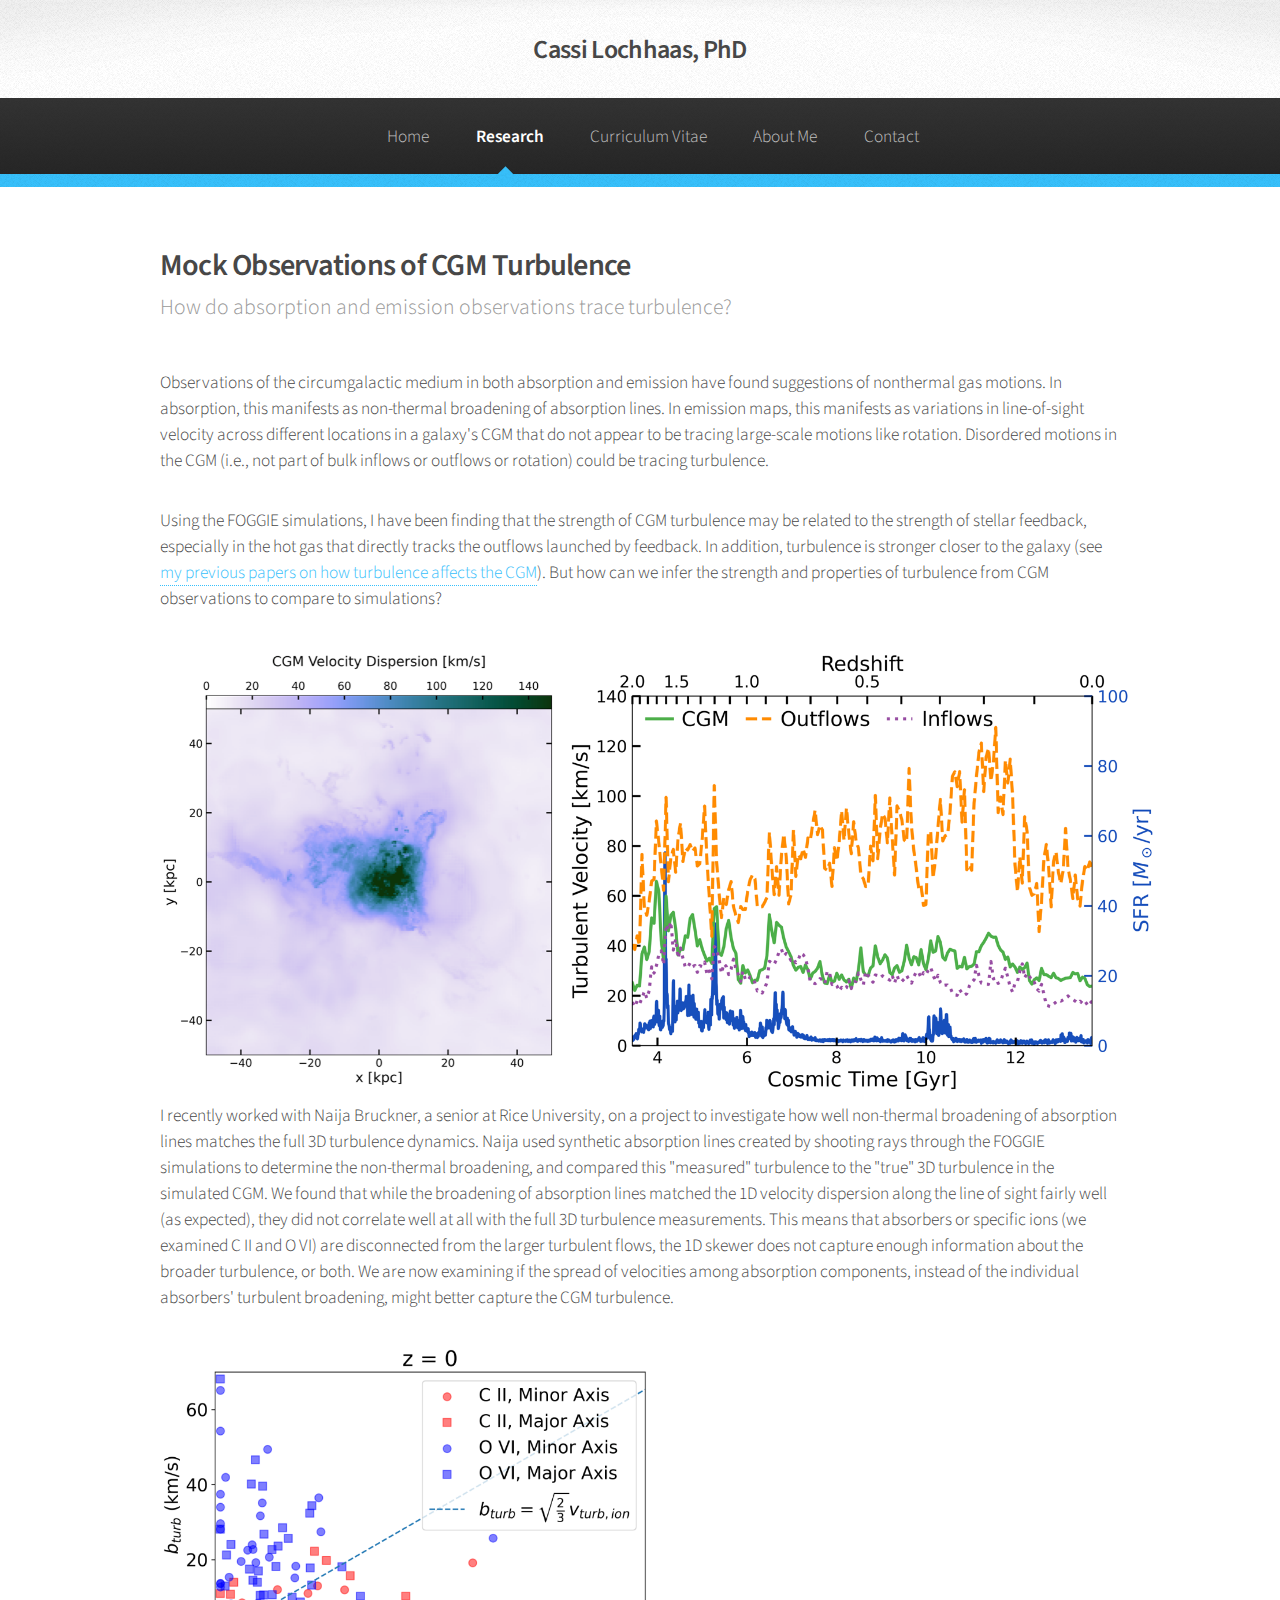
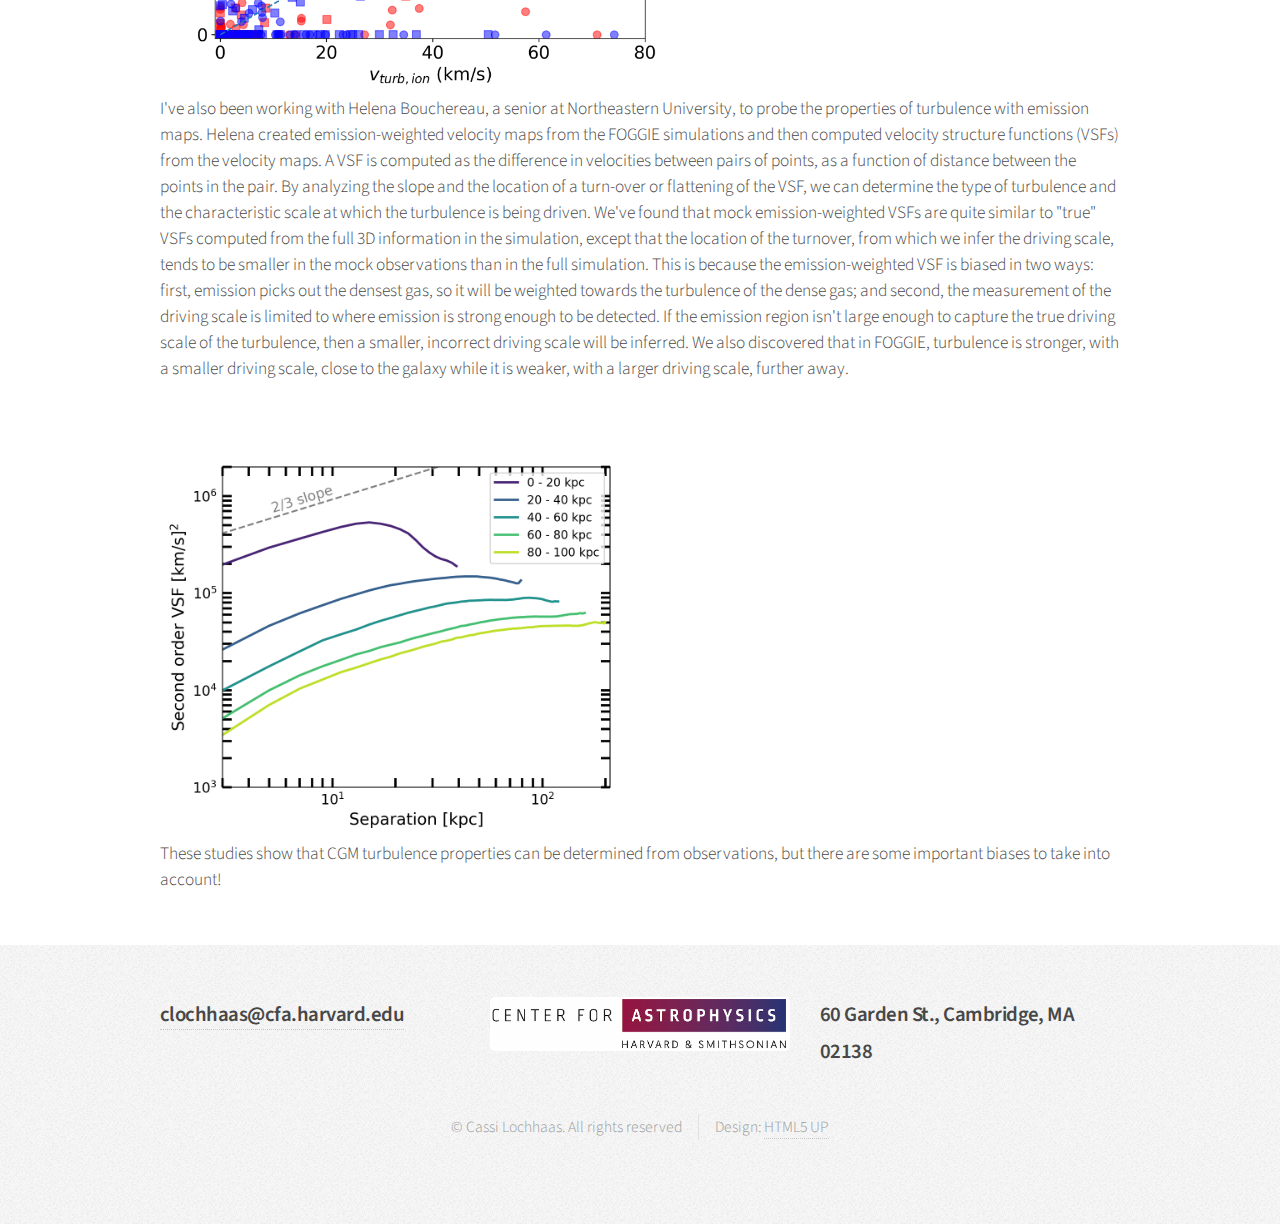
<file: research_turbulence.html>
<!DOCTYPE HTML>
<!--
	Arcana by HTML5 UP
	html5up.net | @ajlkn
	Free for personal and commercial use under the CCA 3.0 license (html5up.net/license)
-->
<html>
	<head>
		<title>Cassi Lochhaas, PhD</title>
		<meta charset="utf-8" />
		<meta name="viewport" content="width=device-width, initial-scale=1, user-scalable=no" />
		<link rel="stylesheet" href="assets/css/main.css" />
	</head>
	<body class="is-preload">
		<div id="page-wrapper">

			<!-- Header -->
				<div id="header">

					<!-- Logo -->
						<h1><a href="index.html" id="logo">Cassi Lochhaas, PhD</a></h1>

					<!-- Nav -->
					<nav id="nav">
						<ul>
							<li><a href="index.html">Home</a></li>
							<li class="current">
								<a href="#">Research</a>
								<ul>
									<li><a href="research_turbulence.html">Mock Observations of CGM Turbulence</a></li>
									<li><a href="research_emission.html">O VI Emission from the CGM</a></li>
									<li><a href="research_accretion.html">Galactic Accretion through the CGM</a></li>
									<li><a href="research_feedback.html">Stellar Feedback in Galaxy Simulations</a></li>
									<li><a href="research_nonequilibrium.html">Non-Equilibrium CGM</a></li>
									<li><a href="research_winds.html">Galactic Winds</a></li>
								</ul>
							</li>
							<li><a href="curriculum_vitae.html">Curriculum Vitae</a></li>
							<li><a href="about_me.html">About Me</a></li>
							<li><a href="contact.html">Contact</a></li>
						</ul>
					</nav>

				</div>

			<!-- Main -->
				<section class="wrapper style1">
					<div class="container">
						<div id="content">

							<!-- Content -->

								<article>
									<header>
										<h2>Mock Observations of CGM Turbulence</h2>
										<p>How do absorption and emission observations trace turbulence?</p>
									</header>

									<p>Observations of the circumgalactic medium in both absorption and emission have found suggestions of nonthermal gas motions. 
										In absorption, this manifests as non-thermal broadening of absorption lines. In emission maps, this manifests as variations 
										in line-of-sight velocity across different locations in a galaxy's CGM that do not appear to be tracing large-scale motions 
										like rotation. Disordered motions in the CGM (i.e., not part of bulk inflows or outflows or rotation) could be tracing turbulence.
									</p>

                                    <p>Using the FOGGIE simulations, I have been finding that the strength of CGM turbulence may be related to the strength of stellar 
										feedback, especially in the hot gas that directly tracks the outflows launched by feedback. In addition, turbulence is stronger 
										closer to the galaxy (see <a href=research_nonequilibrium.html">my previous papers on how turbulence affects the CGM</a>). But how 
										can we infer the strength and properties of turbulence from CGM observations to compare to simulations?
									</p>

									<img src="images/turbulence_time.png" alt="A projection of CGM turbulent velocities and the time-evolution of these velocities." width="1000">

									<p>I recently worked with Naija Bruckner, a senior at Rice University, on a project to investigate how well non-thermal broadening
										of absorption lines matches the full 3D turbulence dynamics. Naija used synthetic absorption lines created by shooting rays through 
										the FOGGIE simulations to determine the non-thermal broadening, and compared this "measured" turbulence to the "true" 3D turbulence 
										in the simulated CGM. We found that while the broadening of absorption lines matched the 1D velocity dispersion along the line of sight 
										fairly well (as expected), they did not correlate well at all with the full 3D turbulence measurements. This means that absorbers or specific ions
										(we examined C II and O VI) are disconnected from the larger turbulent flows, the 1D skewer does not capture enough information about 
										the broader turbulence, or both. We are now examining if the spread of velocities among absorption components, instead of the individual 
										absorbers' turbulent broadening, might better capture the CGM turbulence. 
									</p>

                                    <img src="images/bturb_vturb.png" alt="The relationship between absorber turbulent broadening and 3D turbulence in the simulation." width="500">

                                    <p>I've also been working with Helena Bouchereau, a senior at Northeastern University, to probe the properties of turbulence with emission maps.
										Helena created emission-weighted velocity maps from the FOGGIE simulations and then computed velocity structure functions (VSFs) from the 
										velocity maps. A VSF is computed as the difference in velocities between pairs of points, as a function of distance between the points in the pair. 
										By analyzing the slope and the location of a turn-over or flattening of the VSF, we can determine the type of turbulence and the characteristic 
										scale at which the turbulence is being driven. We've found that mock emission-weighted VSFs are quite similar to "true" VSFs computed from the 
										full 3D information in the simulation, except that the location of the turnover, from which we infer the driving scale, tends to be smaller 
										in the mock observations than in the full simulation. This is because the emission-weighted VSF is biased in two ways: first, emission picks out 
										the densest gas, so it will be weighted towards the turbulence of the dense gas; and second, the measurement of the driving scale is limited to 
										where emission is strong enough to be detected. If the emission region isn't large enough to capture the true driving scale of the turbulence, 
										then a smaller, incorrect driving scale will be inferred. We also discovered that in FOGGIE, turbulence is stronger, with a smaller driving scale, 
										close to the galaxy while it is weaker, with a larger driving scale, further away.
									</p>

                                    <img src="images/VSF.png" alt="Velocity structure functions of CGM gas in radial shells." width="500">

                                    <p>These studies show that CGM turbulence properties can be determined from observations, but there are some important biases to take into account!</p>
                                    

								</article>

						</div>
					</div>
				</section>

			<!-- Footer -->
			<div id="footer">
				<div class="container">
					<div class="row">
						<section class="col-4 col-4 col-4">
							<h3><a href="mailto:clochhaas@cfa.harvard.edu">clochhaas@cfa.harvard.edu</a></h3>
						</section>
						<section class="col-4 col-4 col-4">
							<a href="https://www.cfa.harvard.edu/" class="image center center"><img src="images/CfA_Horizontal_CMYK.png" alt="Center for Astrophysics | Harvard & Smithsonian" width="300"/></a>
						</section>
						<section class="col-4 col-4 col-4">
							<h3>60 Garden St., Cambridge, MA 02138</h3>
						</section>
					</div>
				</div>


				<!-- Copyright -->
					<div class="copyright">
						<ul class="menu">
							<li>&copy; Cassi Lochhaas. All rights reserved</li><li>Design: <a href="http://html5up.net">HTML5 UP</a></li>
						</ul>
					</div>

				</div>

		</div>

		<!-- Scripts -->
			<script src="assets/js/jquery.min.js"></script>
			<script src="assets/js/jquery.dropotron.min.js"></script>
			<script src="assets/js/browser.min.js"></script>
			<script src="assets/js/breakpoints.min.js"></script>
			<script src="assets/js/util.js"></script>
			<script src="assets/js/main.js"></script>

	</body>
</html>
</file>
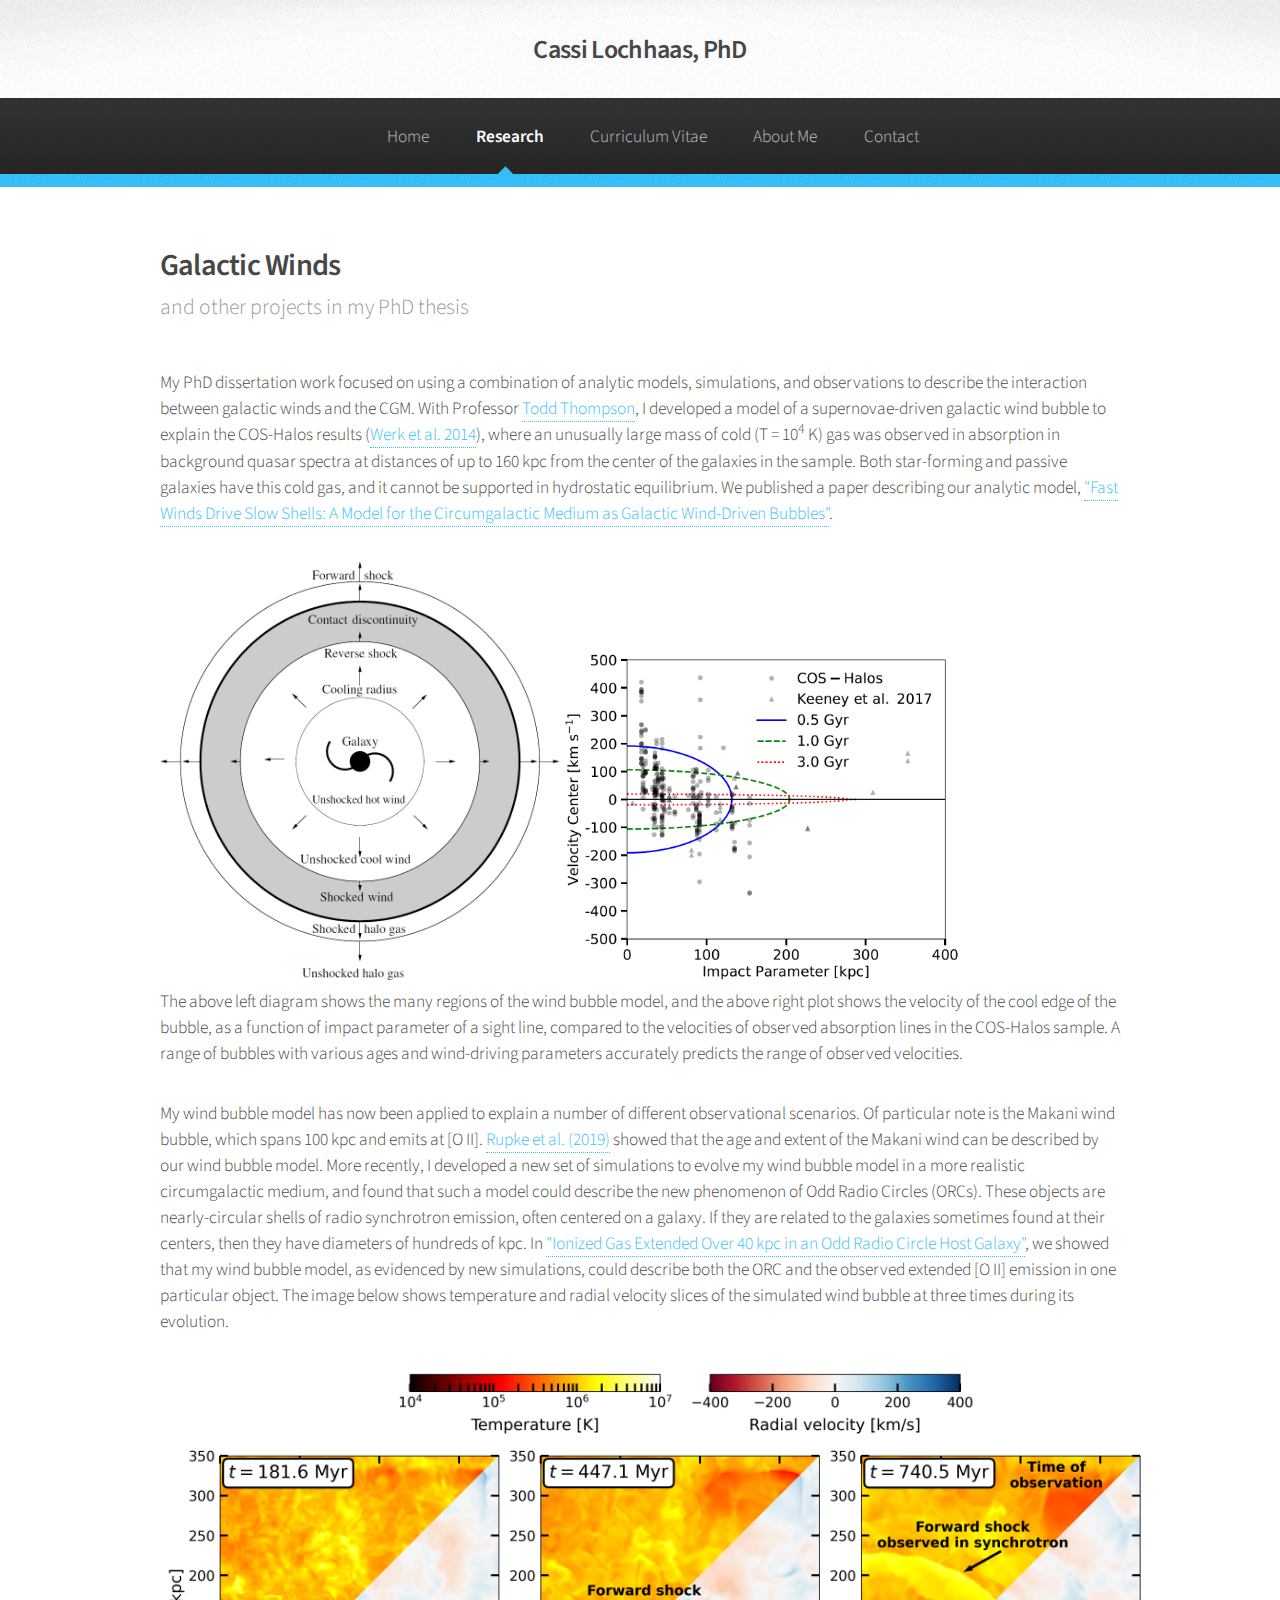
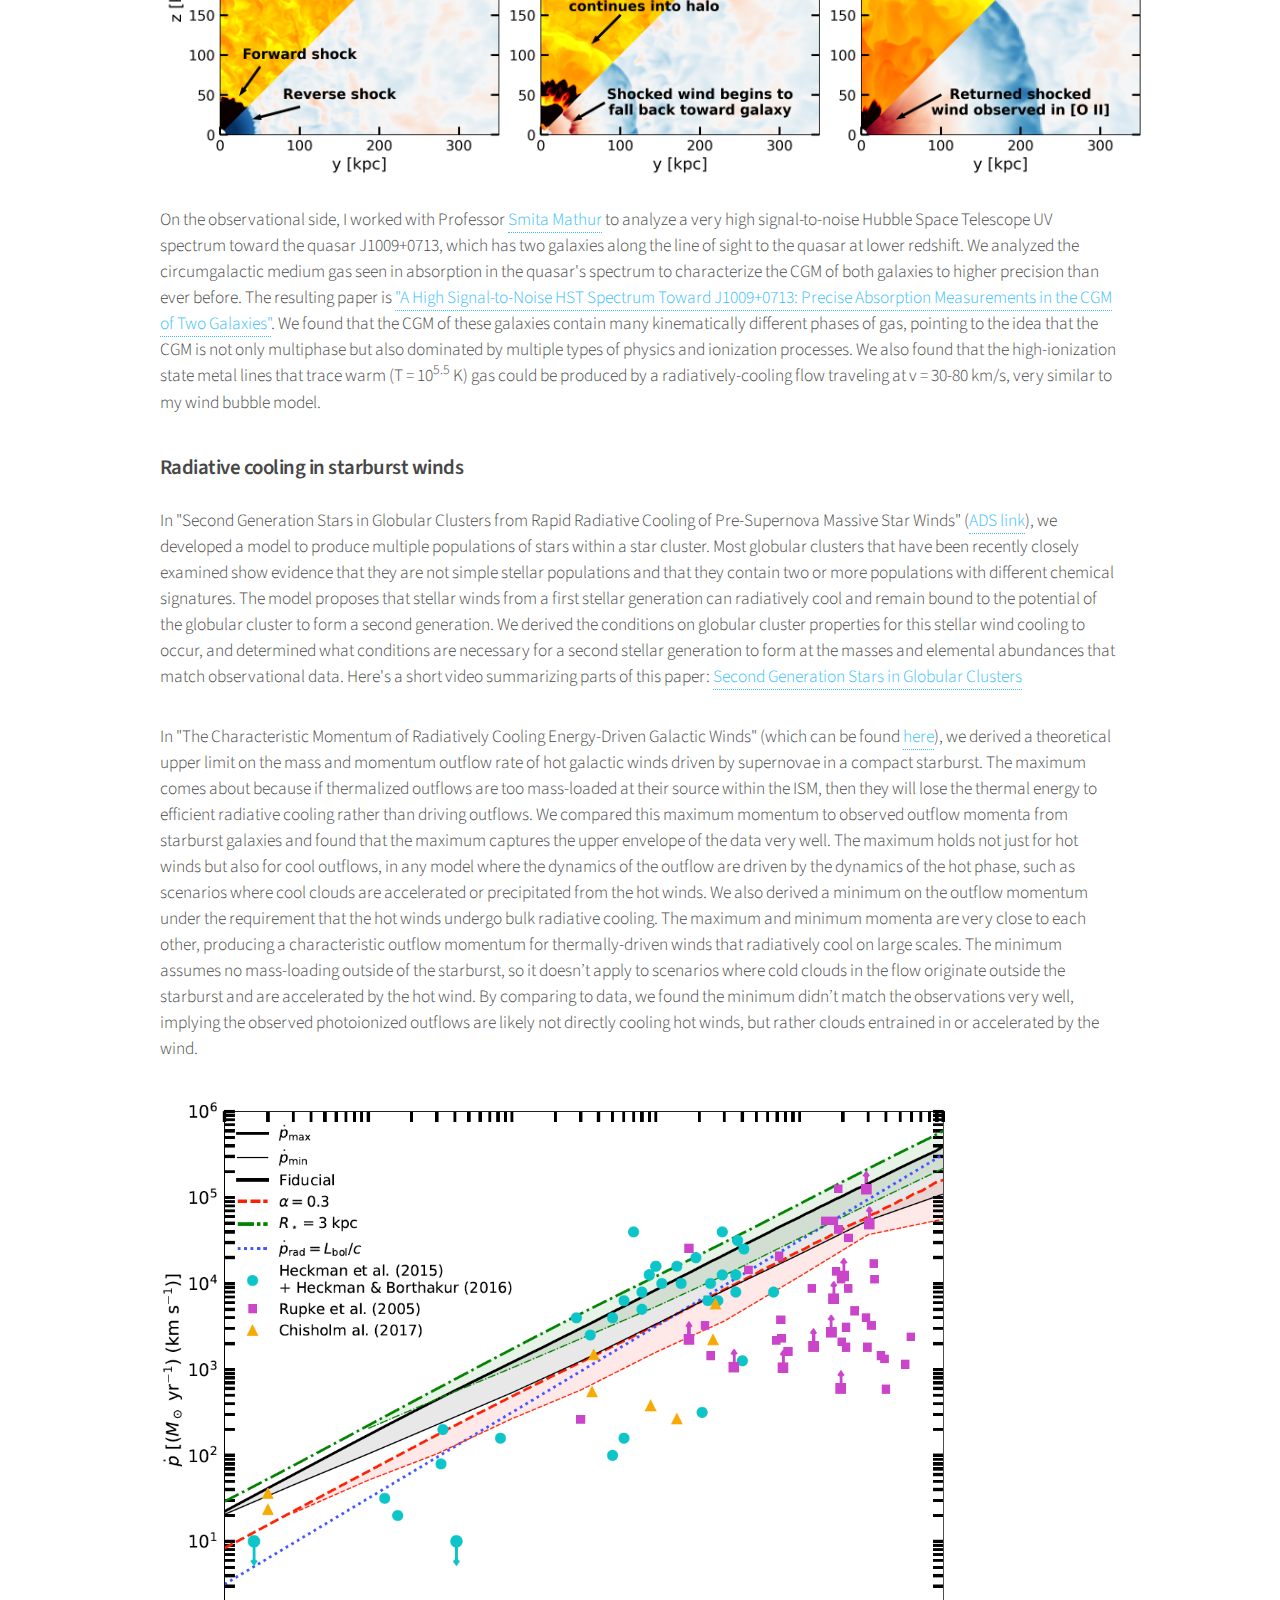
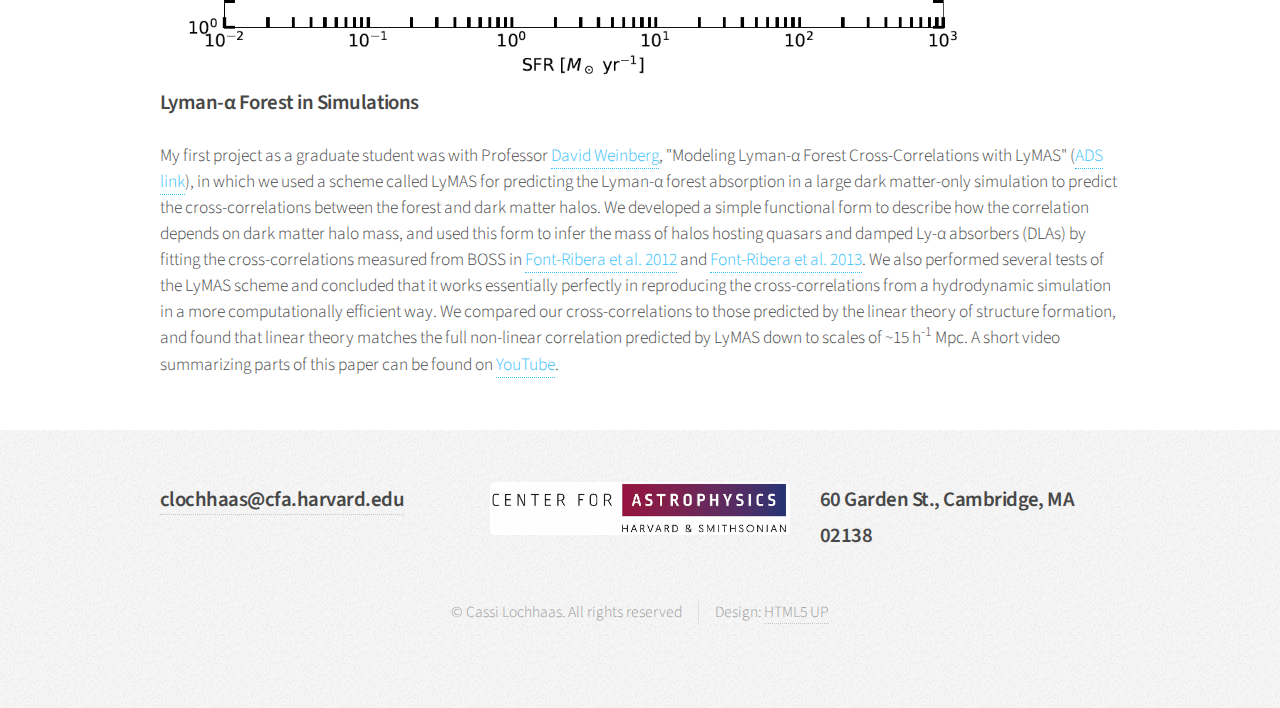
<file: research_winds.html>
<!DOCTYPE HTML>
<!--
	Arcana by HTML5 UP
	html5up.net | @ajlkn
	Free for personal and commercial use under the CCA 3.0 license (html5up.net/license)
-->
<html>
	<head>
		<title>Cassi Lochhaas, PhD</title>
		<meta charset="utf-8" />
		<meta name="viewport" content="width=device-width, initial-scale=1, user-scalable=no" />
		<link rel="stylesheet" href="assets/css/main.css" />
	</head>
	<body class="is-preload">
		<div id="page-wrapper">

			<!-- Header -->
				<div id="header">

					<!-- Logo -->
						<h1><a href="index.html" id="logo">Cassi Lochhaas, PhD</a></h1>

					<!-- Nav -->
					<nav id="nav">
						<ul>
							<li><a href="index.html">Home</a></li>
							<li class="current">
								<a href="#">Research</a>
								<ul>
									<li><a href="research_accretion.html">Galactic Accretion through the CGM</a></li>
									<li><a href="research_feedback.html">Stellar Feedback in Galaxy Simulations</a></li>
									<li><a href="research_nonequilibrium.html">Non-Equilibrium CGM</a></li>
									<li><a href="research_winds.html">Galactic Winds</a></li>
								</ul>
							</li>
							<li><a href="curriculum_vitae.html">Curriculum Vitae</a></li>
							<li><a href="about_me.html">About Me</a></li>
							<li><a href="contact.html">Contact</a></li>
						</ul>
					</nav>

				</div>

			<!-- Main -->
				<section class="wrapper style1">
					<div class="container">
						<div id="content">

							<!-- Content -->

								<article>
									<header>
										<h2>Galactic Winds</h2>
										<p>and other projects in my PhD thesis</p>
									</header>

                                    <p>My PhD dissertation work focused on using a combination of analytic models, simulations, and observations to describe the interaction between
                                        galactic winds and the CGM. With Professor <a href="http://astronomy.osu.edu/people/thompson.1847">Todd Thompson</a>, I developed a model of
                                        a supernovae-driven galactic wind bubble to explain the COS-Halos results (<a href="http://adsabs.harvard.edu/abs/2014ApJ...792....8W">Werk
                                        et al. 2014</a>), where an unusually large mass of cold (T = 10<sup>4</sup> K) gas was observed in absorption in background quasar spectra
                                        at distances of up to 160 kpc from the center of the galaxies in the sample. Both star-forming and passive galaxies have this cold gas,
                                        and it cannot be supported in hydrostatic equilibrium. We published a paper describing our analytic model,
                                        <a href="http://adsabs.harvard.edu/abs/2018arXiv180400741L">"Fast Winds Drive Slow Shells: A Model for the Circumgalactic Medium as Galactic
                                        Wind-Driven Bubbles"</a>.</p>
                                    
                                    <img src="images/bubble_cartoon.png" alt="A cartoon of the wind bubble model" width="400"><img src="images/vel_vs_b.png" alt="Velocity of absorption in the wind bubble model compared to observations" width="400">
                                    
                                    <p>The above left diagram shows the many regions of the wind bubble model, and the above right plot shows the velocity of the cool edge of the
                                        bubble, as a function of impact parameter of a sight line, compared to the velocities of observed absorption lines in the COS-Halos sample.
                                        A range of bubbles with various ages and wind-driving parameters accurately predicts the range of observed velocities.</p>

									<p>My wind bubble model has now been applied to explain a number of different observational scenarios. Of particular note is the Makani wind
										bubble, which spans 100 kpc and emits at [O II]. <a href="https://ui.adsabs.harvard.edu/abs/2019Natur.574..643R/abstract">Rupke et al. (2019)</a>
										showed that the age and extent of the Makani wind can be described by our wind bubble model. More recently, I developed a new set of simulations
										to evolve my wind bubble model in a more realistic circumgalactic medium, and found that such a model could describe the new phenomenon
										of Odd Radio Circles (ORCs). These objects are nearly-circular shells of radio synchrotron emission, often centered on a galaxy. If they are 
										related to the galaxies sometimes found at their centers, then they have diameters of hundreds of kpc. In 
										<a href="https://ui.adsabs.harvard.edu/abs/2023arXiv231015162C/abstract">"Ionized Gas Extended Over 40 kpc in an Odd Radio Circle Host Galaxy"</a>,
										we showed that my wind bubble model, as evidenced by new simulations, could describe both the ORC and the observed extended [O II] emission in 
										one particular object. The image below shows temperature and radial velocity slices of the simulated wind bubble at three times during its evolution.</p>

									<img src="images/Slice_x_temp-rv_0013_0032_0053.png" alt="Evolution of the wind bubble simulation" width="1000">
                                    
                                    <p>On the observational side, I worked with Professor <a href="https://astronomy.osu.edu/people/mathur.17">Smita Mathur</a> to analyze a very
                                        high signal-to-noise Hubble Space Telescope UV spectrum toward the quasar J1009+0713, which has two galaxies along the line of sight to the
                                        quasar at lower redshift. We analyzed the circumgalactic medium gas seen in absorption in the quasar's spectrum to characterize the CGM of
                                        both galaxies to higher precision than ever before. The resulting paper is <a href="http://adsabs.harvard.edu/abs/2018arXiv180909122L">"A High
                                        Signal-to-Noise HST Spectrum Toward J1009+0713: Precise Absorption Measurements in the CGM of Two Galaxies"</a>. We found that the CGM of
                                        these galaxies contain many kinematically different phases of gas, pointing to the idea that the CGM is not only multiphase but also dominated
                                        by multiple types of physics and ionization processes. We also found that the high-ionization state metal lines that trace warm (T =
                                        10<sup>5.5</sup> K) gas could be produced by a radiatively-cooling flow traveling at v = 30-80 km/s, very similar to my wind bubble model.</p>
                                    
									<h3>Radiative cooling in starburst winds</h3>

                                    <p>In "Second Generation Stars in Globular Clusters from Rapid Radiative Cooling of Pre-Supernova Massive Star Winds"
                                        (<a href="http://adsabs.harvard.edu/abs/2017MNRAS.470..977L">ADS link</a>), we developed a model to produce multiple populations of stars within
                                        a star cluster. Most globular clusters that have been recently closely examined show evidence that they are not simple stellar populations and
                                        that they contain two or more populations with different chemical signatures. The model proposes that stellar winds from a first stellar
                                        generation can radiatively cool and remain bound to the potential of the globular cluster to form a second generation. We derived the conditions
                                        on globular cluster properties for this stellar wind cooling to occur, and determined what conditions are necessary for a second stellar generation
                                        to form at the masses and elemental abundances that match observational data. Here's a short video summarizing parts of this paper:
                                        <a href="https://www.youtube.com/watch?v=1Rne8xUlWTY">Second Generation Stars in Globular Clusters</a></p>

									<p>In "The Characteristic Momentum of Radiatively Cooling Energy-Driven Galactic Winds" (which can be found
										<a href="https://ui.adsabs.harvard.edu/abs/2021MNRAS.504.3412L/abstract">here</a>), we derived a theoretical upper limit on the
										mass and momentum outflow rate of hot galactic winds driven by supernovae in a compact starburst. The maximum comes about because
										if thermalized outflows are too mass-loaded at their source within the ISM, then they will lose the thermal energy to efficient
										radiative cooling rather than driving outflows. We compared this maximum momentum to observed outflow momenta from starburst
										galaxies and found that the maximum captures the upper envelope of the data very well. The maximum holds not just for hot winds
										but also for cool outflows, in any model where the dynamics of the outflow are driven by the dynamics of the hot phase, such as
										scenarios where cool clouds are accelerated or precipitated from the hot winds. We also derived a minimum on the outflow momentum
										under the requirement that the hot winds undergo bulk radiative cooling. The maximum and minimum momenta are very close to each other,
										producing a characteristic outflow momentum for thermally-driven winds that radiatively cool on large scales. The minimum assumes
										no mass-loading outside of the starburst, so it doesn’t apply to scenarios where cold clouds in the flow originate outside the
										starburst and are accelerated by the hot wind. By comparing to data, we found the minimum didn’t match the observations very well,
										implying the observed photoionized outflows are likely not directly cooling hot winds, but rather clouds entrained in or accelerated
										by the wind.</p>
									
									<img src="images/pdot_vs_SFR.png" alt="A plot comparing theoretical wind maximum and minimum momentum to observed wind momenta" width="800">
                                    
									<h3>Lyman-&alpha; Forest in Simulations</h3>

                                    <p>My first project as a graduate student was with Professor <a href="http://astronomy.osu.edu/people/weinberg.21">David Weinberg</a>, "Modeling
                                        Lyman-&alpha; Forest Cross-Correlations with LyMAS" (<a href="http://adsabs.harvard.edu/abs/2016MNRAS.461.4353L">ADS link</a>), in which we used a
                                        scheme called LyMAS for predicting the Lyman-&alpha; forest absorption in a large dark matter-only simulation to predict the cross-correlations
                                        between the forest and dark matter halos. We developed a simple functional form to describe how the correlation depends on dark matter halo mass,
                                        and used this form to infer the mass of halos hosting quasars and damped Ly-&alpha; absorbers (DLAs) by fitting the cross-correlations measured from
                                        BOSS in <a href="http://adsabs.harvard.edu/abs/2012JCAP...11..059F">Font-Ribera et al. 2012</a> and
                                        <a href="http://adsabs.harvard.edu/abs/2013JCAP...05..018F">Font-Ribera et al. 2013</a>. We also performed several tests of the LyMAS scheme and concluded
                                        that it works essentially perfectly in reproducing the cross-correlations from a hydrodynamic simulation in a more computationally efficient way. We
                                        compared our cross-correlations to those predicted by the linear theory of structure formation, and found that linear theory matches the full non-linear
                                        correlation predicted by LyMAS down to scales of ~15 h<sup>-1</sup> Mpc. A short video summarizing parts of this paper can be found on
                                        <a href="https://youtu.be/9ghGNtF16JA">YouTube</a>.</p>

								</article>

						</div>
					</div>
				</section>

			<!-- Footer -->
			<div id="footer">
				<div class="container">
					<div class="row">
						<section class="col-4 col-4 col-4">
							<h3><a href="mailto:clochhaas@cfa.harvard.edu">clochhaas@cfa.harvard.edu</a></h3>
						</section>
						<section class="col-4 col-4 col-4">
							<a href="https://www.cfa.harvard.edu/" class="image center center"><img src="images/CfA_Horizontal_CMYK.png" alt="Center for Astrophysics | Harvard & Smithsonian" width="300"/></a>
						</section>
						<section class="col-4 col-4 col-4">
							<h3>60 Garden St., Cambridge, MA 02138</h3>
						</section>
					</div>
				</div>


				<!-- Copyright -->
					<div class="copyright">
						<ul class="menu">
							<li>&copy; Cassi Lochhaas. All rights reserved</li><li>Design: <a href="http://html5up.net">HTML5 UP</a></li>
						</ul>
					</div>

				</div>

		</div>

		<!-- Scripts -->
			<script src="assets/js/jquery.min.js"></script>
			<script src="assets/js/jquery.dropotron.min.js"></script>
			<script src="assets/js/browser.min.js"></script>
			<script src="assets/js/breakpoints.min.js"></script>
			<script src="assets/js/util.js"></script>
			<script src="assets/js/main.js"></script>

	</body>
</html>
</file>
<file: assets/css/main.css>
@import url("fontawesome-all.min.css");
@import url("https://fonts.googleapis.com/css?family=Source+Sans+Pro:300,300italic,600,600italic");

/*
	Arcana by HTML5 UP
	html5up.net | @ajlkn
	Free for personal and commercial use under the CCA 3.0 license (html5up.net/license)
*/

html, body, div, span, applet, object,
iframe, h1, h2, h3, h4, h5, h6, p, blockquote,
pre, a, abbr, acronym, address, big, cite,
code, del, dfn, em, img, ins, kbd, q, s, samp,
small, strike, strong, sub, sup, tt, var, b,
u, i, center, dl, dt, dd, ol, ul, li, fieldset,
form, label, legend, table, caption, tbody,
tfoot, thead, tr, th, td, article, aside,
canvas, details, embed, figure, figcaption,
footer, header, hgroup, menu, nav, output, ruby,
section, summary, time, mark, audio, video {
	margin: 0;
	padding: 0;
	border: 0;
	font-size: 100%;
	font: inherit;
	vertical-align: baseline;}

article, aside, details, figcaption, figure,
footer, header, hgroup, menu, nav, section {
	display: block;}

body {
	line-height: 1;
}

ol, ul {
	list-style: none;
}

blockquote, q {
	quotes: none;
}

	blockquote:before, blockquote:after, q:before, q:after {
		content: '';
		content: none;
	}

table {
	border-collapse: collapse;
	border-spacing: 0;
}

body {
	-webkit-text-size-adjust: none;
}

mark {
	background-color: transparent;
	color: inherit;
}

input::-moz-focus-inner {
	border: 0;
	padding: 0;
}

input, select, textarea {
	-moz-appearance: none;
	-webkit-appearance: none;
	-ms-appearance: none;
	appearance: none;
}

/* Basic */

	html {
		box-sizing: border-box;
	}

	*, *:before, *:after {
		box-sizing: inherit;
	}

	body {
		background: #f7f7f7 url("images/bg01.png");
	}

		body.is-preload *, body.is-preload *:before, body.is-preload *:after {
			-moz-animation: none !important;
			-webkit-animation: none !important;
			-ms-animation: none !important;
			animation: none !important;
			-moz-transition: none !important;
			-webkit-transition: none !important;
			-ms-transition: none !important;
			transition: none !important;
		}

	body, input, select, textarea {
		color: #474747;
		font-family: 'Source Sans Pro', sans-serif;
		font-size: 16pt;
		font-weight: 300;
		line-height: 1.65em;
	}

	a {
		-moz-transition: color 0.2s ease-in-out, border-color 0.2s ease-in-out, opacity 0.2s ease-in-out;
		-webkit-transition: color 0.2s ease-in-out, border-color 0.2s ease-in-out, opacity 0.2s ease-in-out;
		-ms-transition: color 0.2s ease-in-out, border-color 0.2s ease-in-out, opacity 0.2s ease-in-out;
		transition: color 0.2s ease-in-out, border-color 0.2s ease-in-out, opacity 0.2s ease-in-out;
		color: #37c0fb;
		text-decoration: none;
		border-bottom: dotted 1px;
	}

		a:hover {
			color: #37c0fb;
			border-bottom-color: transparent;
		}

	strong, b {
		font-weight: 600;
	}

	em, i {
		font-style: italic;
	}

	p, ul, ol, dl, table, blockquote {
		margin: 0 0 2em 0;
	}

	h1, h2, h3, h4, h5, h6 {
		color: inherit;
		font-weight: 600;
		line-height: 1.75em;
		margin-bottom: 1em;
	}

		h1 a, h2 a, h3 a, h4 a, h5 a, h6 a {
			color: inherit;
			text-decoration: none;
		}

		h1 em, h2 em, h3 em, h4 em, h5 em, h6 em {
			font-style: normal;
			font-weight: 300;
		}

	h2 {
		font-size: 1.75em;
		letter-spacing: -0.025em;
	}

	h3 {
		font-size: 1.2em;
		letter-spacing: -0.025em;
	}

	sub {
		font-size: 0.8em;
		position: relative;
		top: 0.5em;
	}

	sup {
		font-size: 0.8em;
		position: relative;
		top: -0.5em;
	}

	hr {
		border-top: solid 1px #e0e0e0;
		border: 0;
		margin-bottom: 1.5em;
	}

	blockquote {
		border-left: solid 0.5em #e0e0e0;
		font-style: italic;
		padding: 1em 0 1em 2em;
	}

/* Container */

	.container {
		margin: 0 auto;
		max-width: 100%;
		width: 1400px;
	}

		@media screen and (max-width: 1680px) {

			.container {
				width: 1200px;
			}

		}

		@media screen and (max-width: 1280px) {

			.container {
				width: 960px;
			}

		}

		@media screen and (max-width: 980px) {

			.container {
				width: 95%;
			}

		}

		@media screen and (max-width: 840px) {

			.container {
				width: 95%;
			}

		}

		@media screen and (max-width: 736px) {

			.container {
				width: 90%;
			}

		}

		@media screen and (max-width: 480px) {

			.container {
				width: 100%;
			}

		}

/* Row */

	.row {
		display: flex;
		flex-wrap: wrap;
		box-sizing: border-box;
		align-items: stretch;
	}

		.row > * {
			box-sizing: border-box;
		}

		.row.gtr-uniform > * > :last-child {
			margin-bottom: 0;
		}

		.row.aln-left {
			justify-content: flex-start;
		}

		.row.aln-center {
			justify-content: center;
		}

		.row.aln-right {
			justify-content: flex-end;
		}

		.row.aln-top {
			align-items: flex-start;
		}

		.row.aln-middle {
			align-items: center;
		}

		.row.aln-bottom {
			align-items: flex-end;
		}

		.row > .imp {
			order: -1;
		}

		.row > .col-1 {
			width: 8.33333%;
		}

		.row > .off-1 {
			margin-left: 8.33333%;
		}

		.row > .col-2 {
			width: 16.66667%;
		}

		.row > .off-2 {
			margin-left: 16.66667%;
		}

		.row > .col-3 {
			width: 25%;
		}

		.row > .off-3 {
			margin-left: 25%;
		}

		.row > .col-4 {
			width: 33.33333%;
		}

		.row > .off-4 {
			margin-left: 33.33333%;
		}

		.row > .col-5 {
			width: 41.66667%;
		}

		.row > .off-5 {
			margin-left: 41.66667%;
		}

		.row > .col-6 {
			width: 50%;
		}

		.row > .off-6 {
			margin-left: 50%;
		}

		.row > .col-7 {
			width: 58.33333%;
		}

		.row > .off-7 {
			margin-left: 58.33333%;
		}

		.row > .col-8 {
			width: 66.66667%;
		}

		.row > .off-8 {
			margin-left: 66.66667%;
		}

		.row > .col-9 {
			width: 75%;
		}

		.row > .off-9 {
			margin-left: 75%;
		}

		.row > .col-10 {
			width: 83.33333%;
		}

		.row > .off-10 {
			margin-left: 83.33333%;
		}

		.row > .col-11 {
			width: 91.66667%;
		}

		.row > .off-11 {
			margin-left: 91.66667%;
		}

		.row > .col-12 {
			width: 100%;
		}

		.row > .off-12 {
			margin-left: 100%;
		}

		.row.gtr-0 {
			margin-top: 0px;
			margin-left: 0px;
		}

			.row.gtr-0 > * {
				padding: 0px 0 0 0px;
			}

			.row.gtr-0.gtr-uniform {
				margin-top: 0px;
			}

				.row.gtr-0.gtr-uniform > * {
					padding-top: 0px;
				}

		.row.gtr-25 {
			margin-top: -12.5px;
			margin-left: -12.5px;
		}

			.row.gtr-25 > * {
				padding: 12.5px 0 0 12.5px;
			}

			.row.gtr-25.gtr-uniform {
				margin-top: -12.5px;
			}

				.row.gtr-25.gtr-uniform > * {
					padding-top: 12.5px;
				}

		.row.gtr-50 {
			margin-top: -25px;
			margin-left: -25px;
		}

			.row.gtr-50 > * {
				padding: 25px 0 0 25px;
			}

			.row.gtr-50.gtr-uniform {
				margin-top: -25px;
			}

				.row.gtr-50.gtr-uniform > * {
					padding-top: 25px;
				}

		.row {
			margin-top: -50px;
			margin-left: -50px;
		}

			.row > * {
				padding: 50px 0 0 50px;
			}

			.row.gtr-uniform {
				margin-top: -50px;
			}

				.row.gtr-uniform > * {
					padding-top: 50px;
				}

		.row.gtr-150 {
			margin-top: -75px;
			margin-left: -75px;
		}

			.row.gtr-150 > * {
				padding: 75px 0 0 75px;
			}

			.row.gtr-150.gtr-uniform {
				margin-top: -75px;
			}

				.row.gtr-150.gtr-uniform > * {
					padding-top: 75px;
				}

		.row.gtr-200 {
			margin-top: -100px;
			margin-left: -100px;
		}

			.row.gtr-200 > * {
				padding: 100px 0 0 100px;
			}

			.row.gtr-200.gtr-uniform {
				margin-top: -100px;
			}

				.row.gtr-200.gtr-uniform > * {
					padding-top: 100px;
				}

		@media screen and (max-width: 1680px) {

			.row {
				display: flex;
				flex-wrap: wrap;
				box-sizing: border-box;
				align-items: stretch;
			}

				.row > * {
					box-sizing: border-box;
				}

				.row.gtr-uniform > * > :last-child {
					margin-bottom: 0;
				}

				.row.aln-left {
					justify-content: flex-start;
				}

				.row.aln-center {
					justify-content: center;
				}

				.row.aln-right {
					justify-content: flex-end;
				}

				.row.aln-top {
					align-items: flex-start;
				}

				.row.aln-middle {
					align-items: center;
				}

				.row.aln-bottom {
					align-items: flex-end;
				}

				.row > .imp-wide {
					order: -1;
				}

				.row > .col-1-wide {
					width: 8.33333%;
				}

				.row > .off-1-wide {
					margin-left: 8.33333%;
				}

				.row > .col-2-wide {
					width: 16.66667%;
				}

				.row > .off-2-wide {
					margin-left: 16.66667%;
				}

				.row > .col-3-wide {
					width: 25%;
				}

				.row > .off-3-wide {
					margin-left: 25%;
				}

				.row > .col-4-wide {
					width: 33.33333%;
				}

				.row > .off-4-wide {
					margin-left: 33.33333%;
				}

				.row > .col-5-wide {
					width: 41.66667%;
				}

				.row > .off-5-wide {
					margin-left: 41.66667%;
				}

				.row > .col-6-wide {
					width: 50%;
				}

				.row > .off-6-wide {
					margin-left: 50%;
				}

				.row > .col-7-wide {
					width: 58.33333%;
				}

				.row > .off-7-wide {
					margin-left: 58.33333%;
				}

				.row > .col-8-wide {
					width: 66.66667%;
				}

				.row > .off-8-wide {
					margin-left: 66.66667%;
				}

				.row > .col-9-wide {
					width: 75%;
				}

				.row > .off-9-wide {
					margin-left: 75%;
				}

				.row > .col-10-wide {
					width: 83.33333%;
				}

				.row > .off-10-wide {
					margin-left: 83.33333%;
				}

				.row > .col-11-wide {
					width: 91.66667%;
				}

				.row > .off-11-wide {
					margin-left: 91.66667%;
				}

				.row > .col-12-wide {
					width: 100%;
				}

				.row > .off-12-wide {
					margin-left: 100%;
				}

				.row.gtr-0 {
					margin-top: 0px;
					margin-left: 0px;
				}

					.row.gtr-0 > * {
						padding: 0px 0 0 0px;
					}

					.row.gtr-0.gtr-uniform {
						margin-top: 0px;
					}

						.row.gtr-0.gtr-uniform > * {
							padding-top: 0px;
						}

				.row.gtr-25 {
					margin-top: -10px;
					margin-left: -10px;
				}

					.row.gtr-25 > * {
						padding: 10px 0 0 10px;
					}

					.row.gtr-25.gtr-uniform {
						margin-top: -10px;
					}

						.row.gtr-25.gtr-uniform > * {
							padding-top: 10px;
						}

				.row.gtr-50 {
					margin-top: -20px;
					margin-left: -20px;
				}

					.row.gtr-50 > * {
						padding: 20px 0 0 20px;
					}

					.row.gtr-50.gtr-uniform {
						margin-top: -20px;
					}

						.row.gtr-50.gtr-uniform > * {
							padding-top: 20px;
						}

				.row {
					margin-top: -40px;
					margin-left: -40px;
				}

					.row > * {
						padding: 40px 0 0 40px;
					}

					.row.gtr-uniform {
						margin-top: -40px;
					}

						.row.gtr-uniform > * {
							padding-top: 40px;
						}

				.row.gtr-150 {
					margin-top: -60px;
					margin-left: -60px;
				}

					.row.gtr-150 > * {
						padding: 60px 0 0 60px;
					}

					.row.gtr-150.gtr-uniform {
						margin-top: -60px;
					}

						.row.gtr-150.gtr-uniform > * {
							padding-top: 60px;
						}

				.row.gtr-200 {
					margin-top: -80px;
					margin-left: -80px;
				}

					.row.gtr-200 > * {
						padding: 80px 0 0 80px;
					}

					.row.gtr-200.gtr-uniform {
						margin-top: -80px;
					}

						.row.gtr-200.gtr-uniform > * {
							padding-top: 80px;
						}

		}

		@media screen and (max-width: 1280px) {

			.row {
				display: flex;
				flex-wrap: wrap;
				box-sizing: border-box;
				align-items: stretch;
			}

				.row > * {
					box-sizing: border-box;
				}

				.row.gtr-uniform > * > :last-child {
					margin-bottom: 0;
				}

				.row.aln-left {
					justify-content: flex-start;
				}

				.row.aln-center {
					justify-content: center;
				}

				.row.aln-right {
					justify-content: flex-end;
				}

				.row.aln-top {
					align-items: flex-start;
				}

				.row.aln-middle {
					align-items: center;
				}

				.row.aln-bottom {
					align-items: flex-end;
				}

				.row > .imp-normal {
					order: -1;
				}

				.row > .col-1-normal {
					width: 8.33333%;
				}

				.row > .off-1-normal {
					margin-left: 8.33333%;
				}

				.row > .col-2-normal {
					width: 16.66667%;
				}

				.row > .off-2-normal {
					margin-left: 16.66667%;
				}

				.row > .col-3-normal {
					width: 25%;
				}

				.row > .off-3-normal {
					margin-left: 25%;
				}

				.row > .col-4-normal {
					width: 33.33333%;
				}

				.row > .off-4-normal {
					margin-left: 33.33333%;
				}

				.row > .col-5-normal {
					width: 41.66667%;
				}

				.row > .off-5-normal {
					margin-left: 41.66667%;
				}

				.row > .col-6-normal {
					width: 50%;
				}

				.row > .off-6-normal {
					margin-left: 50%;
				}

				.row > .col-7-normal {
					width: 58.33333%;
				}

				.row > .off-7-normal {
					margin-left: 58.33333%;
				}

				.row > .col-8-normal {
					width: 66.66667%;
				}

				.row > .off-8-normal {
					margin-left: 66.66667%;
				}

				.row > .col-9-normal {
					width: 75%;
				}

				.row > .off-9-normal {
					margin-left: 75%;
				}

				.row > .col-10-normal {
					width: 83.33333%;
				}

				.row > .off-10-normal {
					margin-left: 83.33333%;
				}

				.row > .col-11-normal {
					width: 91.66667%;
				}

				.row > .off-11-normal {
					margin-left: 91.66667%;
				}

				.row > .col-12-normal {
					width: 100%;
				}

				.row > .off-12-normal {
					margin-left: 100%;
				}

				.row.gtr-0 {
					margin-top: 0px;
					margin-left: 0px;
				}

					.row.gtr-0 > * {
						padding: 0px 0 0 0px;
					}

					.row.gtr-0.gtr-uniform {
						margin-top: 0px;
					}

						.row.gtr-0.gtr-uniform > * {
							padding-top: 0px;
						}

				.row.gtr-25 {
					margin-top: -7.5px;
					margin-left: -7.5px;
				}

					.row.gtr-25 > * {
						padding: 7.5px 0 0 7.5px;
					}

					.row.gtr-25.gtr-uniform {
						margin-top: -7.5px;
					}

						.row.gtr-25.gtr-uniform > * {
							padding-top: 7.5px;
						}

				.row.gtr-50 {
					margin-top: -15px;
					margin-left: -15px;
				}

					.row.gtr-50 > * {
						padding: 15px 0 0 15px;
					}

					.row.gtr-50.gtr-uniform {
						margin-top: -15px;
					}

						.row.gtr-50.gtr-uniform > * {
							padding-top: 15px;
						}

				.row {
					margin-top: -30px;
					margin-left: -30px;
				}

					.row > * {
						padding: 30px 0 0 30px;
					}

					.row.gtr-uniform {
						margin-top: -30px;
					}

						.row.gtr-uniform > * {
							padding-top: 30px;
						}

				.row.gtr-150 {
					margin-top: -45px;
					margin-left: -45px;
				}

					.row.gtr-150 > * {
						padding: 45px 0 0 45px;
					}

					.row.gtr-150.gtr-uniform {
						margin-top: -45px;
					}

						.row.gtr-150.gtr-uniform > * {
							padding-top: 45px;
						}

				.row.gtr-200 {
					margin-top: -60px;
					margin-left: -60px;
				}

					.row.gtr-200 > * {
						padding: 60px 0 0 60px;
					}

					.row.gtr-200.gtr-uniform {
						margin-top: -60px;
					}

						.row.gtr-200.gtr-uniform > * {
							padding-top: 60px;
						}

		}

		@media screen and (max-width: 980px) {

			.row {
				display: flex;
				flex-wrap: wrap;
				box-sizing: border-box;
				align-items: stretch;
			}

				.row > * {
					box-sizing: border-box;
				}

				.row.gtr-uniform > * > :last-child {
					margin-bottom: 0;
				}

				.row.aln-left {
					justify-content: flex-start;
				}

				.row.aln-center {
					justify-content: center;
				}

				.row.aln-right {
					justify-content: flex-end;
				}

				.row.aln-top {
					align-items: flex-start;
				}

				.row.aln-middle {
					align-items: center;
				}

				.row.aln-bottom {
					align-items: flex-end;
				}

				.row > .imp-narrow {
					order: -1;
				}

				.row > .col-1-narrow {
					width: 8.33333%;
				}

				.row > .off-1-narrow {
					margin-left: 8.33333%;
				}

				.row > .col-2-narrow {
					width: 16.66667%;
				}

				.row > .off-2-narrow {
					margin-left: 16.66667%;
				}

				.row > .col-3-narrow {
					width: 25%;
				}

				.row > .off-3-narrow {
					margin-left: 25%;
				}

				.row > .col-4-narrow {
					width: 33.33333%;
				}

				.row > .off-4-narrow {
					margin-left: 33.33333%;
				}

				.row > .col-5-narrow {
					width: 41.66667%;
				}

				.row > .off-5-narrow {
					margin-left: 41.66667%;
				}

				.row > .col-6-narrow {
					width: 50%;
				}

				.row > .off-6-narrow {
					margin-left: 50%;
				}

				.row > .col-7-narrow {
					width: 58.33333%;
				}

				.row > .off-7-narrow {
					margin-left: 58.33333%;
				}

				.row > .col-8-narrow {
					width: 66.66667%;
				}

				.row > .off-8-narrow {
					margin-left: 66.66667%;
				}

				.row > .col-9-narrow {
					width: 75%;
				}

				.row > .off-9-narrow {
					margin-left: 75%;
				}

				.row > .col-10-narrow {
					width: 83.33333%;
				}

				.row > .off-10-narrow {
					margin-left: 83.33333%;
				}

				.row > .col-11-narrow {
					width: 91.66667%;
				}

				.row > .off-11-narrow {
					margin-left: 91.66667%;
				}

				.row > .col-12-narrow {
					width: 100%;
				}

				.row > .off-12-narrow {
					margin-left: 100%;
				}

				.row.gtr-0 {
					margin-top: 0px;
					margin-left: 0px;
				}

					.row.gtr-0 > * {
						padding: 0px 0 0 0px;
					}

					.row.gtr-0.gtr-uniform {
						margin-top: 0px;
					}

						.row.gtr-0.gtr-uniform > * {
							padding-top: 0px;
						}

				.row.gtr-25 {
					margin-top: -7.5px;
					margin-left: -7.5px;
				}

					.row.gtr-25 > * {
						padding: 7.5px 0 0 7.5px;
					}

					.row.gtr-25.gtr-uniform {
						margin-top: -7.5px;
					}

						.row.gtr-25.gtr-uniform > * {
							padding-top: 7.5px;
						}

				.row.gtr-50 {
					margin-top: -15px;
					margin-left: -15px;
				}

					.row.gtr-50 > * {
						padding: 15px 0 0 15px;
					}

					.row.gtr-50.gtr-uniform {
						margin-top: -15px;
					}

						.row.gtr-50.gtr-uniform > * {
							padding-top: 15px;
						}

				.row {
					margin-top: -30px;
					margin-left: -30px;
				}

					.row > * {
						padding: 30px 0 0 30px;
					}

					.row.gtr-uniform {
						margin-top: -30px;
					}

						.row.gtr-uniform > * {
							padding-top: 30px;
						}

				.row.gtr-150 {
					margin-top: -45px;
					margin-left: -45px;
				}

					.row.gtr-150 > * {
						padding: 45px 0 0 45px;
					}

					.row.gtr-150.gtr-uniform {
						margin-top: -45px;
					}

						.row.gtr-150.gtr-uniform > * {
							padding-top: 45px;
						}

				.row.gtr-200 {
					margin-top: -60px;
					margin-left: -60px;
				}

					.row.gtr-200 > * {
						padding: 60px 0 0 60px;
					}

					.row.gtr-200.gtr-uniform {
						margin-top: -60px;
					}

						.row.gtr-200.gtr-uniform > * {
							padding-top: 60px;
						}

		}

		@media screen and (max-width: 840px) {

			.row {
				display: flex;
				flex-wrap: wrap;
				box-sizing: border-box;
				align-items: stretch;
			}

				.row > * {
					box-sizing: border-box;
				}

				.row.gtr-uniform > * > :last-child {
					margin-bottom: 0;
				}

				.row.aln-left {
					justify-content: flex-start;
				}

				.row.aln-center {
					justify-content: center;
				}

				.row.aln-right {
					justify-content: flex-end;
				}

				.row.aln-top {
					align-items: flex-start;
				}

				.row.aln-middle {
					align-items: center;
				}

				.row.aln-bottom {
					align-items: flex-end;
				}

				.row > .imp-narrower {
					order: -1;
				}

				.row > .col-1-narrower {
					width: 8.33333%;
				}

				.row > .off-1-narrower {
					margin-left: 8.33333%;
				}

				.row > .col-2-narrower {
					width: 16.66667%;
				}

				.row > .off-2-narrower {
					margin-left: 16.66667%;
				}

				.row > .col-3-narrower {
					width: 25%;
				}

				.row > .off-3-narrower {
					margin-left: 25%;
				}

				.row > .col-4-narrower {
					width: 33.33333%;
				}

				.row > .off-4-narrower {
					margin-left: 33.33333%;
				}

				.row > .col-5-narrower {
					width: 41.66667%;
				}

				.row > .off-5-narrower {
					margin-left: 41.66667%;
				}

				.row > .col-6-narrower {
					width: 50%;
				}

				.row > .off-6-narrower {
					margin-left: 50%;
				}

				.row > .col-7-narrower {
					width: 58.33333%;
				}

				.row > .off-7-narrower {
					margin-left: 58.33333%;
				}

				.row > .col-8-narrower {
					width: 66.66667%;
				}

				.row > .off-8-narrower {
					margin-left: 66.66667%;
				}

				.row > .col-9-narrower {
					width: 75%;
				}

				.row > .off-9-narrower {
					margin-left: 75%;
				}

				.row > .col-10-narrower {
					width: 83.33333%;
				}

				.row > .off-10-narrower {
					margin-left: 83.33333%;
				}

				.row > .col-11-narrower {
					width: 91.66667%;
				}

				.row > .off-11-narrower {
					margin-left: 91.66667%;
				}

				.row > .col-12-narrower {
					width: 100%;
				}

				.row > .off-12-narrower {
					margin-left: 100%;
				}

				.row.gtr-0 {
					margin-top: 0px;
					margin-left: 0px;
				}

					.row.gtr-0 > * {
						padding: 0px 0 0 0px;
					}

					.row.gtr-0.gtr-uniform {
						margin-top: 0px;
					}

						.row.gtr-0.gtr-uniform > * {
							padding-top: 0px;
						}

				.row.gtr-25 {
					margin-top: -7.5px;
					margin-left: -7.5px;
				}

					.row.gtr-25 > * {
						padding: 7.5px 0 0 7.5px;
					}

					.row.gtr-25.gtr-uniform {
						margin-top: -7.5px;
					}

						.row.gtr-25.gtr-uniform > * {
							padding-top: 7.5px;
						}

				.row.gtr-50 {
					margin-top: -15px;
					margin-left: -15px;
				}

					.row.gtr-50 > * {
						padding: 15px 0 0 15px;
					}

					.row.gtr-50.gtr-uniform {
						margin-top: -15px;
					}

						.row.gtr-50.gtr-uniform > * {
							padding-top: 15px;
						}

				.row {
					margin-top: -30px;
					margin-left: -30px;
				}

					.row > * {
						padding: 30px 0 0 30px;
					}

					.row.gtr-uniform {
						margin-top: -30px;
					}

						.row.gtr-uniform > * {
							padding-top: 30px;
						}

				.row.gtr-150 {
					margin-top: -45px;
					margin-left: -45px;
				}

					.row.gtr-150 > * {
						padding: 45px 0 0 45px;
					}

					.row.gtr-150.gtr-uniform {
						margin-top: -45px;
					}

						.row.gtr-150.gtr-uniform > * {
							padding-top: 45px;
						}

				.row.gtr-200 {
					margin-top: -60px;
					margin-left: -60px;
				}

					.row.gtr-200 > * {
						padding: 60px 0 0 60px;
					}

					.row.gtr-200.gtr-uniform {
						margin-top: -60px;
					}

						.row.gtr-200.gtr-uniform > * {
							padding-top: 60px;
						}

		}

		@media screen and (max-width: 736px) {

			.row {
				display: flex;
				flex-wrap: wrap;
				box-sizing: border-box;
				align-items: stretch;
			}

				.row > * {
					box-sizing: border-box;
				}

				.row.gtr-uniform > * > :last-child {
					margin-bottom: 0;
				}

				.row.aln-left {
					justify-content: flex-start;
				}

				.row.aln-center {
					justify-content: center;
				}

				.row.aln-right {
					justify-content: flex-end;
				}

				.row.aln-top {
					align-items: flex-start;
				}

				.row.aln-middle {
					align-items: center;
				}

				.row.aln-bottom {
					align-items: flex-end;
				}

				.row > .imp-mobile {
					order: -1;
				}

				.row > .col-1-mobile {
					width: 8.33333%;
				}

				.row > .off-1-mobile {
					margin-left: 8.33333%;
				}

				.row > .col-2-mobile {
					width: 16.66667%;
				}

				.row > .off-2-mobile {
					margin-left: 16.66667%;
				}

				.row > .col-3-mobile {
					width: 25%;
				}

				.row > .off-3-mobile {
					margin-left: 25%;
				}

				.row > .col-4-mobile {
					width: 33.33333%;
				}

				.row > .off-4-mobile {
					margin-left: 33.33333%;
				}

				.row > .col-5-mobile {
					width: 41.66667%;
				}

				.row > .off-5-mobile {
					margin-left: 41.66667%;
				}

				.row > .col-6-mobile {
					width: 50%;
				}

				.row > .off-6-mobile {
					margin-left: 50%;
				}

				.row > .col-7-mobile {
					width: 58.33333%;
				}

				.row > .off-7-mobile {
					margin-left: 58.33333%;
				}

				.row > .col-8-mobile {
					width: 66.66667%;
				}

				.row > .off-8-mobile {
					margin-left: 66.66667%;
				}

				.row > .col-9-mobile {
					width: 75%;
				}

				.row > .off-9-mobile {
					margin-left: 75%;
				}

				.row > .col-10-mobile {
					width: 83.33333%;
				}

				.row > .off-10-mobile {
					margin-left: 83.33333%;
				}

				.row > .col-11-mobile {
					width: 91.66667%;
				}

				.row > .off-11-mobile {
					margin-left: 91.66667%;
				}

				.row > .col-12-mobile {
					width: 100%;
				}

				.row > .off-12-mobile {
					margin-left: 100%;
				}

				.row.gtr-0 {
					margin-top: 0px;
					margin-left: 0px;
				}

					.row.gtr-0 > * {
						padding: 0px 0 0 0px;
					}

					.row.gtr-0.gtr-uniform {
						margin-top: 0px;
					}

						.row.gtr-0.gtr-uniform > * {
							padding-top: 0px;
						}

				.row.gtr-25 {
					margin-top: -5px;
					margin-left: -5px;
				}

					.row.gtr-25 > * {
						padding: 5px 0 0 5px;
					}

					.row.gtr-25.gtr-uniform {
						margin-top: -5px;
					}

						.row.gtr-25.gtr-uniform > * {
							padding-top: 5px;
						}

				.row.gtr-50 {
					margin-top: -10px;
					margin-left: -10px;
				}

					.row.gtr-50 > * {
						padding: 10px 0 0 10px;
					}

					.row.gtr-50.gtr-uniform {
						margin-top: -10px;
					}

						.row.gtr-50.gtr-uniform > * {
							padding-top: 10px;
						}

				.row {
					margin-top: -20px;
					margin-left: -20px;
				}

					.row > * {
						padding: 20px 0 0 20px;
					}

					.row.gtr-uniform {
						margin-top: -20px;
					}

						.row.gtr-uniform > * {
							padding-top: 20px;
						}

				.row.gtr-150 {
					margin-top: -30px;
					margin-left: -30px;
				}

					.row.gtr-150 > * {
						padding: 30px 0 0 30px;
					}

					.row.gtr-150.gtr-uniform {
						margin-top: -30px;
					}

						.row.gtr-150.gtr-uniform > * {
							padding-top: 30px;
						}

				.row.gtr-200 {
					margin-top: -40px;
					margin-left: -40px;
				}

					.row.gtr-200 > * {
						padding: 40px 0 0 40px;
					}

					.row.gtr-200.gtr-uniform {
						margin-top: -40px;
					}

						.row.gtr-200.gtr-uniform > * {
							padding-top: 40px;
						}

		}

		@media screen and (max-width: 480px) {

			.row {
				display: flex;
				flex-wrap: wrap;
				box-sizing: border-box;
				align-items: stretch;
			}

				.row > * {
					box-sizing: border-box;
				}

				.row.gtr-uniform > * > :last-child {
					margin-bottom: 0;
				}

				.row.aln-left {
					justify-content: flex-start;
				}

				.row.aln-center {
					justify-content: center;
				}

				.row.aln-right {
					justify-content: flex-end;
				}

				.row.aln-top {
					align-items: flex-start;
				}

				.row.aln-middle {
					align-items: center;
				}

				.row.aln-bottom {
					align-items: flex-end;
				}

				.row > .imp-mobilep {
					order: -1;
				}

				.row > .col-1-mobilep {
					width: 8.33333%;
				}

				.row > .off-1-mobilep {
					margin-left: 8.33333%;
				}

				.row > .col-2-mobilep {
					width: 16.66667%;
				}

				.row > .off-2-mobilep {
					margin-left: 16.66667%;
				}

				.row > .col-3-mobilep {
					width: 25%;
				}

				.row > .off-3-mobilep {
					margin-left: 25%;
				}

				.row > .col-4-mobilep {
					width: 33.33333%;
				}

				.row > .off-4-mobilep {
					margin-left: 33.33333%;
				}

				.row > .col-5-mobilep {
					width: 41.66667%;
				}

				.row > .off-5-mobilep {
					margin-left: 41.66667%;
				}

				.row > .col-6-mobilep {
					width: 50%;
				}

				.row > .off-6-mobilep {
					margin-left: 50%;
				}

				.row > .col-7-mobilep {
					width: 58.33333%;
				}

				.row > .off-7-mobilep {
					margin-left: 58.33333%;
				}

				.row > .col-8-mobilep {
					width: 66.66667%;
				}

				.row > .off-8-mobilep {
					margin-left: 66.66667%;
				}

				.row > .col-9-mobilep {
					width: 75%;
				}

				.row > .off-9-mobilep {
					margin-left: 75%;
				}

				.row > .col-10-mobilep {
					width: 83.33333%;
				}

				.row > .off-10-mobilep {
					margin-left: 83.33333%;
				}

				.row > .col-11-mobilep {
					width: 91.66667%;
				}

				.row > .off-11-mobilep {
					margin-left: 91.66667%;
				}

				.row > .col-12-mobilep {
					width: 100%;
				}

				.row > .off-12-mobilep {
					margin-left: 100%;
				}

				.row.gtr-0 {
					margin-top: 0px;
					margin-left: 0px;
				}

					.row.gtr-0 > * {
						padding: 0px 0 0 0px;
					}

					.row.gtr-0.gtr-uniform {
						margin-top: 0px;
					}

						.row.gtr-0.gtr-uniform > * {
							padding-top: 0px;
						}

				.row.gtr-25 {
					margin-top: -5px;
					margin-left: -5px;
				}

					.row.gtr-25 > * {
						padding: 5px 0 0 5px;
					}

					.row.gtr-25.gtr-uniform {
						margin-top: -5px;
					}

						.row.gtr-25.gtr-uniform > * {
							padding-top: 5px;
						}

				.row.gtr-50 {
					margin-top: -10px;
					margin-left: -10px;
				}

					.row.gtr-50 > * {
						padding: 10px 0 0 10px;
					}

					.row.gtr-50.gtr-uniform {
						margin-top: -10px;
					}

						.row.gtr-50.gtr-uniform > * {
							padding-top: 10px;
						}

				.row {
					margin-top: -20px;
					margin-left: -20px;
				}

					.row > * {
						padding: 20px 0 0 20px;
					}

					.row.gtr-uniform {
						margin-top: -20px;
					}

						.row.gtr-uniform > * {
							padding-top: 20px;
						}

				.row.gtr-150 {
					margin-top: -30px;
					margin-left: -30px;
				}

					.row.gtr-150 > * {
						padding: 30px 0 0 30px;
					}

					.row.gtr-150.gtr-uniform {
						margin-top: -30px;
					}

						.row.gtr-150.gtr-uniform > * {
							padding-top: 30px;
						}

				.row.gtr-200 {
					margin-top: -40px;
					margin-left: -40px;
				}

					.row.gtr-200 > * {
						padding: 40px 0 0 40px;
					}

					.row.gtr-200.gtr-uniform {
						margin-top: -40px;
					}

						.row.gtr-200.gtr-uniform > * {
							padding-top: 40px;
						}

		}

/* Section/Article */

	section.special, article.special {
		text-align: center;
	}

	header p {
		color: #999;
		font-size: 1.25em;
		position: relative;
		margin-top: -1.25em;
		margin-bottom: 2.25em;
	}

	header.major {
		text-align: center;
		margin: 0 0 2em 0;
	}

		header.major h2 {
			font-size: 2.25em;
		}

		header.major p {
			position: relative;
			border-top: solid 1px #e0e0e0;
			padding: 1em 0 0 0;
			margin: 0;
			top: -1em;
			font-size: 1.5em;
			letter-spacing: -0.025em;
		}

	footer {
		margin: 0 0 3em 0;
	}

		footer > :last-child {
			margin-bottom: 0;
		}

		footer.major {
			padding-top: 3em;
		}

/* Form */

	input[type="text"],
	input[type="password"],
	input[type="email"],
	textarea {
		-moz-appearance: none;
		-webkit-appearance: none;
		-ms-appearance: none;
		appearance: none;
		-moz-transition: border-color 0.2s ease-in-out;
		-webkit-transition: border-color 0.2s ease-in-out;
		-ms-transition: border-color 0.2s ease-in-out;
		transition: border-color 0.2s ease-in-out;
		background: #fff;
		border: solid 1px #e0e0e0;
		border-radius: 5px;
		color: inherit;
		display: block;
		outline: 0;
		padding: 0.75em;
		text-decoration: none;
		width: 100%;
	}

		input[type="text"]:focus,
		input[type="password"]:focus,
		input[type="email"]:focus,
		textarea:focus {
			border-color: #37c0fb;
		}

	input[type="text"],
	input[type="password"],
	input[type="email"] {
		line-height: 1em;
	}

	label {
		display: block;
		color: inherit;
		font-weight: 600;
		line-height: 1.75em;
		margin-bottom: 0.5em;
	}

	::-webkit-input-placeholder {
		color: #999;
		position: relative;
		top: 3px;
	}

	:-moz-placeholder {
		color: #999;
	}

	::-moz-placeholder {
		color: #999;
	}

	:-ms-input-placeholder {
		color: #999;
	}

/* Image */

	.image {
		border: 0;
		display: inline-block;
		position: relative;
		border-radius: 5px;
	}

		.image img {
			display: block;
			border-radius: 5px;
		}

		.image.left {
			display: block;
			float: left;
			margin: 0 2em 2em 0;
			position: relative;
			top: 0.25em;
		}

			.image.left img {
				display: block;
				width: 100%;
			}

		.image.fit {
			display: block;
		}

			.image.fit img {
				display: block;
				width: 100%;
			}

		.image.featured {
			display: block;
			margin: 0 0 2em 0;
		}

			.image.featured img {
				display: block;
				width: 100%;
			}

/* Icon */

	.icon {
		text-decoration: none;
		position: relative;
		text-decoration: none;
	}

		.icon:before {
			-moz-osx-font-smoothing: grayscale;
			-webkit-font-smoothing: antialiased;
			display: inline-block;
			font-style: normal;
			font-variant: normal;
			text-rendering: auto;
			line-height: 1;
			text-transform: none !important;
			font-family: 'Font Awesome 5 Free';
			font-weight: 400;
		}

		.icon > .label {
			display: none;
		}

		.icon:before {
			line-height: inherit;
		}

		.icon.solid:before {
			font-weight: 900;
		}

		.icon.brands:before {
			font-family: 'Font Awesome 5 Brands';
		}

		.icon.major {
			text-align: center;
			cursor: default;
			background-color: #37c0fb;
			background-image: -moz-linear-gradient(top, rgba(0,0,0,0), rgba(0,0,0,0.15)), url("images/bg01.png");
			background-image: -webkit-linear-gradient(top, rgba(0,0,0,0), rgba(0,0,0,0.15)), url("images/bg01.png");
			background-image: -ms-linear-gradient(top, rgba(0,0,0,0), rgba(0,0,0,0.15)), url("images/bg01.png");
			background-image: linear-gradient(top, rgba(0,0,0,0), rgba(0,0,0,0.15)), url("images/bg01.png");
			color: #fff;
			border-radius: 100%;
			display: inline-block;
			width: 5em;
			height: 5em;
			line-height: 5em;
			box-shadow: 0 0 0 7px white, 0 0 0 8px #e0e0e0;
			margin: 0 0 2em 0;
		}

			.icon.major:before {
				font-size: 36px;
			}

/* Lists */

	ol {
		list-style: decimal;
		padding-left: 1.25em;
	}

		ol li {
			padding-left: 0.25em;
		}

	ul {
		list-style: disc;
		padding-left: 1em;
	}

		ul li {
			padding-left: 0.5em;
		}

/* Links */

	ul.links {
		list-style: none;
		padding-left: 0;
	}

		ul.links li {
			line-height: 2.5em;
			padding-left: 0;
		}

/* Icons */

	ul.icons {
		cursor: default;
		list-style: none;
		padding-left: 0;
	}

		ul.icons li {
			display: inline-block;
			line-height: 1em;
			padding-left: 1.5em;
		}

			ul.icons li:first-child {
				padding-left: 0;
			}

			ul.icons li a, ul.icons li span {
				font-size: 2em;
				border: 0;
			}

/* Menu */

	ul.menu {
		list-style: none;
		padding-left: 0;
	}

		ul.menu li {
			border-left: solid 1px #e0e0e0;
			display: inline-block;
			padding: 0 0 0 1em;
			margin: 0 0 0 1em;
		}

			ul.menu li:first-child {
				border-left: 0;
				margin-left: 0;
				padding-left: 0;
			}

/* Actions */

	ul.actions {
		display: -moz-flex;
		display: -webkit-flex;
		display: -ms-flex;
		display: flex;
		cursor: default;
		list-style: none;
		margin-left: -1em;
		padding-left: 0;
	}

		ul.actions li {
			padding: 0 0 0 1em;
			vertical-align: middle;
		}

		ul.actions.special {
			-moz-justify-content: center;
			-webkit-justify-content: center;
			-ms-justify-content: center;
			justify-content: center;
			width: 100%;
			margin-left: 0;
		}

			ul.actions.special li:first-child {
				padding-left: 0;
			}

		ul.actions.stacked {
			-moz-flex-direction: column;
			-webkit-flex-direction: column;
			-ms-flex-direction: column;
			flex-direction: column;
			margin-left: 0;
		}

			ul.actions.stacked li {
				padding: 1.25em 0 0 0;
			}

				ul.actions.stacked li:first-child {
					padding-top: 0;
				}

		ul.actions.fit {
			width: calc(100% + 1em);
		}

			ul.actions.fit li {
				-moz-flex-grow: 1;
				-webkit-flex-grow: 1;
				-ms-flex-grow: 1;
				flex-grow: 1;
				-moz-flex-shrink: 1;
				-webkit-flex-shrink: 1;
				-ms-flex-shrink: 1;
				flex-shrink: 1;
				width: 100%;
			}

				ul.actions.fit li > * {
					width: 100%;
				}

			ul.actions.fit.stacked {
				width: 100%;
			}

		@media screen and (max-width: 736px) {

			ul.actions:not(.fixed) {
				-moz-flex-direction: column;
				-webkit-flex-direction: column;
				-ms-flex-direction: column;
				flex-direction: column;
				margin-left: 0;
				width: 100% !important;
			}

				ul.actions:not(.fixed) li {
					-moz-flex-grow: 1;
					-webkit-flex-grow: 1;
					-ms-flex-grow: 1;
					flex-grow: 1;
					-moz-flex-shrink: 1;
					-webkit-flex-shrink: 1;
					-ms-flex-shrink: 1;
					flex-shrink: 1;
					padding: 1em 0 0 0;
					text-align: center;
					width: 100%;
				}

					ul.actions:not(.fixed) li > * {
						width: 100%;
					}

					ul.actions:not(.fixed) li:first-child {
						padding-top: 0;
					}

					ul.actions:not(.fixed) li input[type="submit"],
					ul.actions:not(.fixed) li input[type="reset"],
					ul.actions:not(.fixed) li input[type="button"],
					ul.actions:not(.fixed) li button,
					ul.actions:not(.fixed) li .button {
						width: 100%;
					}

						ul.actions:not(.fixed) li input[type="submit"].icon:before,
						ul.actions:not(.fixed) li input[type="reset"].icon:before,
						ul.actions:not(.fixed) li input[type="button"].icon:before,
						ul.actions:not(.fixed) li button.icon:before,
						ul.actions:not(.fixed) li .button.icon:before {
							margin-left: -0.5em;
						}

		}

/* Tables */

	table {
		width: 100%;
	}

		table.default {
			width: 100%;
		}

			table.default tbody tr {
				border-bottom: solid 1px #e0e0e0;
			}

			table.default td {
				padding: 0.5em 1em 0.5em 1em;
			}

			table.default th {
				font-weight: 600;
				padding: 0.5em 1em 0.5em 1em;
				text-align: left;
			}

			table.default thead {
				background-color: #555555;
				background-image: -moz-linear-gradient(top, rgba(0,0,0,0), rgba(0,0,0,0.15)), url("images/bg01.png");
				background-image: -webkit-linear-gradient(top, rgba(0,0,0,0), rgba(0,0,0,0.15)), url("images/bg01.png");
				background-image: -ms-linear-gradient(top, rgba(0,0,0,0), rgba(0,0,0,0.15)), url("images/bg01.png");
				background-image: linear-gradient(top, rgba(0,0,0,0), rgba(0,0,0,0.15)), url("images/bg01.png");
				color: #fff;
			}

/* Button */

	input[type="submit"],
	input[type="reset"],
	input[type="button"],
	button,
	.button {
		-moz-appearance: none;
		-webkit-appearance: none;
		-ms-appearance: none;
		appearance: none;
		-moz-transition: background-color 0.2s ease-in-out, color 0.2s ease-in-out, box-shadow 0.2s ease-in-out;
		-webkit-transition: background-color 0.2s ease-in-out, color 0.2s ease-in-out, box-shadow 0.2s ease-in-out;
		-ms-transition: background-color 0.2s ease-in-out, color 0.2s ease-in-out, box-shadow 0.2s ease-in-out;
		transition: background-color 0.2s ease-in-out, color 0.2s ease-in-out, box-shadow 0.2s ease-in-out;
		background-image: -moz-linear-gradient(top, rgba(0,0,0,0), rgba(0,0,0,0.15)), url("images/bg01.png");
		background-image: -webkit-linear-gradient(top, rgba(0,0,0,0), rgba(0,0,0,0.15)), url("images/bg01.png");
		background-image: -ms-linear-gradient(top, rgba(0,0,0,0), rgba(0,0,0,0.15)), url("images/bg01.png");
		background-image: linear-gradient(top, rgba(0,0,0,0), rgba(0,0,0,0.15)), url("images/bg01.png");
		background-color: #37c0fb;
		border-radius: 5px;
		border: 0;
		color: #fff;
		cursor: pointer;
		display: inline-block;
		padding: 0 1.5em;
		line-height: 2.75em;
		min-width: 9em;
		text-align: center;
		text-decoration: none;
		font-weight: 600;
		letter-spacing: -0.025em;
	}

		input[type="submit"]:hover,
		input[type="reset"]:hover,
		input[type="button"]:hover,
		button:hover,
		.button:hover {
			background-color: #50c8fc;
			color: #fff !important;
		}

		input[type="submit"]:active,
		input[type="reset"]:active,
		input[type="button"]:active,
		button:active,
		.button:active {
			background-color: #1eb8fb;
			color: #fff;
		}

		input[type="submit"].alt,
		input[type="reset"].alt,
		input[type="button"].alt,
		button.alt,
		.button.alt {
			background-color: #555555;
			color: #fff;
		}

			input[type="submit"].alt:hover,
			input[type="reset"].alt:hover,
			input[type="button"].alt:hover,
			button.alt:hover,
			.button.alt:hover {
				background-color: #626262;
			}

			input[type="submit"].alt:active,
			input[type="reset"].alt:active,
			input[type="button"].alt:active,
			button.alt:active,
			.button.alt:active {
				background-color: #484848;
			}

		input[type="submit"].icon:before,
		input[type="reset"].icon:before,
		input[type="button"].icon:before,
		button.icon:before,
		.button.icon:before {
			margin-right: 0.5em;
		}

		input[type="submit"].fit,
		input[type="reset"].fit,
		input[type="button"].fit,
		button.fit,
		.button.fit {
			width: 100%;
		}

		input[type="submit"].small,
		input[type="reset"].small,
		input[type="button"].small,
		button.small,
		.button.small {
			font-size: 0.8em;
		}

/* Box */

	.box.highlight {
		text-align: center;
	}

	.box.post {
		position: relative;
		margin: 0 0 2em 0;
	}

		.box.post:after {
			content: '';
			display: block;
			clear: both;
		}

		.box.post .inner {
			margin-left: calc(30% + 2em);
		}

			.box.post .inner > :last-child {
				margin-bottom: 0;
			}

		.box.post .image {
			width: 30%;
			margin: 0;
		}

/* Header */

	#header {
		text-align: center;
		padding: 3em 0 0 0;
		background-color: #fff;
		background-image: url("images/bg02.png"), url("images/bg02.png"), url("images/bg01.png");
		background-position: top left,					top left,					top left;
		background-size: 100% 6em,					100% 6em,					auto;
		background-repeat: no-repeat,					no-repeat,					repeat;
	}

		#header h1 {
			padding: 0 0 2.75em 0;
			margin: 0;
		}

			#header h1 a {
				font-size: 1.5em;
				letter-spacing: -0.025em;
				border: 0;
			}

	#nav {
		cursor: default;
		background-color: #333;
		background-image: -moz-linear-gradient(top, rgba(0,0,0,0), rgba(0,0,0,0.3)), url("images/bg01.png");
		background-image: -webkit-linear-gradient(top, rgba(0,0,0,0), rgba(0,0,0,0.3)), url("images/bg01.png");
		background-image: -ms-linear-gradient(top, rgba(0,0,0,0), rgba(0,0,0,0.3)), url("images/bg01.png");
		background-image: linear-gradient(top, rgba(0,0,0,0), rgba(0,0,0,0.3)), url("images/bg01.png");
		padding: 0;
	}

		#nav:after {
			content: '';
			display: block;
			width: 100%;
			height: 0.75em;
			background-color: #37c0fb;
			background-image: url("images/bg01.png");
		}

		#nav > ul {
			margin: 0;
		}

			#nav > ul > li {
				position: relative;
				display: inline-block;
				margin-left: 1em;
			}

				#nav > ul > li a {
					color: #c0c0c0;
					text-decoration: none;
					border: 0;
					display: block;
					padding: 1.5em 0.5em 1.35em 0.5em;
				}

				#nav > ul > li:first-child {
					margin-left: 0;
				}

				#nav > ul > li:hover a {
					color: #fff;
				}

				#nav > ul > li.current {
					font-weight: 600;
				}

					#nav > ul > li.current:before {
						-moz-transform: rotateZ(45deg);
						-webkit-transform: rotateZ(45deg);
						-ms-transform: rotateZ(45deg);
						transform: rotateZ(45deg);
						width: 0.75em;
						height: 0.75em;
						content: '';
						display: block;
						position: absolute;
						bottom: -0.5em;
						left: 50%;
						margin-left: -0.375em;
						background-color: #37c0fb;
						background-image: url("images/bg01.png");
					}

					#nav > ul > li.current a {
						color: #fff;
					}

				#nav > ul > li.active a {
					color: #fff;
				}

				#nav > ul > li.active.current:before {
					opacity: 0;
				}

				#nav > ul > li > ul {
					display: none;
				}

/* Dropotron */

	.dropotron {
		background-image: -moz-linear-gradient(top, rgba(0,0,0,0.3), rgba(0,0,0,0)), url("images/bg01.png");
		background-image: -webkit-linear-gradient(top, rgba(0,0,0,0.3), rgba(0,0,0,0)), url("images/bg01.png");
		background-image: -ms-linear-gradient(top, rgba(0,0,0,0.3), rgba(0,0,0,0)), url("images/bg01.png");
		background-image: linear-gradient(top, rgba(0,0,0,0.3), rgba(0,0,0,0)), url("images/bg01.png");
		background-color: #333;
		border-radius: 5px;
		color: #fff;
		min-width: 10em;
		padding: 1em 0;
		text-align: center;
		box-shadow: 0 1em 1em 0 rgba(0, 0, 0, 0.5);
		list-style: none;
	}

		.dropotron > li {
			line-height: 2em;
			padding: 0 1.1em 0 1em;
		}

			.dropotron > li > a {
				color: #c0c0c0;
				text-decoration: none;
				border: 0;
			}

			.dropotron > li.active > a, .dropotron > li:hover > a {
				color: #fff;
			}

		.dropotron.level-0 {
			border-radius: 0 0 5px 5px;
			font-size: 0.9em;
			padding-top: 0;
			margin-top: -1px;
		}

/* Banner */

	#banner {
		background-image: url("../../images/banner.png");
		background-position: center center;
		background-size: cover;
		height: 28em;
		text-align: center;
		position: relative;
	}

		#banner header {
			position: absolute;
			bottom: 0;
			left: 0;
			width: 100%;
			background: #212121;
			background: rgba(27, 27, 27, 0.75);
			color: #fff;
			padding: 1.5em 0;
		}

			#banner header h2 {
				display: inline-block;
				margin: 0;
				font-size: 1.25em;
				vertical-align: middle;
			}

				#banner header h2 em {
					opacity: 0.75;
				}

				#banner header h2 a {
					border-bottom-color: rgba(255, 255, 255, 0.5);
				}

					#banner header h2 a:hover {
						border-bottom-color: transparent;
					}

			#banner header .button {
				vertical-align: middle;
				margin-left: 1em;
			}

/* Wrapper */

	.wrapper {
		padding: 5em 0 3em 0;
	}

		.wrapper.style1 {
			background: #fff;
		}

		.wrapper.style2 {
			background-color: #fff;
			background-image: url("images/bg02.png"), url("images/bg03.png"), url("images/bg01.png");
			background-position: top left,						bottom left,					top left;
			background-size: 100% 6em,						100% 6em,						auto;
			background-repeat: no-repeat,						no-repeat,						repeat;
		}

		.wrapper.style3 {
			background-color: #37c0fb;
			background-image: -moz-linear-gradient(top, rgba(0,0,0,0), rgba(0,0,0,0.15)), url("images/bg01.png");
			background-image: -webkit-linear-gradient(top, rgba(0,0,0,0), rgba(0,0,0,0.15)), url("images/bg01.png");
			background-image: -ms-linear-gradient(top, rgba(0,0,0,0), rgba(0,0,0,0.15)), url("images/bg01.png");
			background-image: linear-gradient(top, rgba(0,0,0,0), rgba(0,0,0,0.15)), url("images/bg01.png");
			color: #fff;
		}

			.wrapper.style3 .button {
				background: #fff;
				color: #474747;
			}

				.wrapper.style3 .button:hover {
					color: #37c0fb !important;
				}

/* CTA */

	#cta {
		text-align: center;
		padding: 3.5em 0;
	}

		#cta header h2 {
			display: inline-block;
			vertical-align: middle;
			margin: 0;
		}

		#cta header .button {
			vertical-align: middle;
			margin-left: 1em;
		}

/* Footer */

	#footer {
		padding: 4em 0 8em 0;
	}

		#footer a {
			color: inherit;
			border-bottom-color: rgba(71, 71, 71, 0.25);
		}

			#footer a:hover {
				color: #37c0fb;
				border-bottom-color: transparent;
			}

		#footer .container {
			margin-bottom: 4em;
		}

		#footer .icons {
			text-align: center;
			margin: 0;
		}

			#footer .icons a {
				color: #999;
			}

				#footer .icons a:hover {
					color: #474747;
				}

		#footer .copyright {
			color: #999;
			margin-top: 1.5em;
			text-align: center;
			font-size: 0.9em;
		}

/* Wide */

	@media screen and (max-width: 1680px) {

		/* Basic */

			body, input, select, textarea {
				font-size: 14pt;
				line-height: 1.5em;
			}

		/* Banner */

			#banner {
				height: 24em;
			}

	}

/* Normal */

	@media screen and (max-width: 1280px) {

		/* Basic */

			body, input, select, textarea {
				font-size: 13pt;
				line-height: 1.5em;
			}

		/* Lists */

			ol {
				padding-left: 1.25em;
			}

				ol li {
					padding-left: 0.25em;
				}

		/* Icons */

			ul.icons li a, ul.icons li span {
				font-size: 1.5em;
			}

		/* Header */

			#header {
				padding: 2em 0 0 0;
			}

				#header h1 {
					padding: 0 0 1.75em 0;
				}

		/* Banner */

			#banner {
				height: 20em;
			}

		/* Wrapper */

			.wrapper {
				padding: 3em 0 1em 0;
			}

		/* CTA */

			#cta {
				padding: 2em 0;
			}

		/* Footer */

			#footer {
				padding: 3em 0 3em 0;
			}

				#footer .container {
					margin-bottom: 1em;
				}

	}

/* Narrow */

	@media screen and (max-width: 980px) {

		/* Basic */

			body, input, select, textarea {
				font-size: 12pt;
				line-height: 1.5em;
			}

	}

/* Narrower */

	#navPanel, #titleBar {
		display: none;
	}

	@media screen and (max-width: 840px) {

		/* Basic */

			html, body {
				overflow-x: hidden;
			}

			body, input, select, textarea {
				font-size: 13pt;
			}

			h1, h2, h3, h4, h5, h6 {
				margin-bottom: 0.5em;
			}

			header p {
				margin-top: -0.75em;
			}

			header.major {
				text-align: center;
				margin: 0 0 2em 0;
			}

				header.major h2 {
					font-size: 1.75em;
				}

				header.major p {
					top: -0.25em;
					font-size: 1.25em;
				}

		/* Box */

			.box.highlight {
				text-align: left;
				position: relative;
				padding-left: 7em;
			}

				.box.highlight i {
					position: absolute;
					margin: 0;
					left: 0;
					top: 0.25em;
				}

			.box.post .inner {
				margin-left: calc(20% + 2em);
			}

			.box.post .image {
				width: 20%;
			}

		/* Header */

			#header {
				display: none;
			}

		/* Banner */

			#banner {
				height: 20em;
			}

				#banner header h2 {
					display: block;
				}

				#banner header .button {
					margin: 1em 0 0 0;
				}

		/* CTA */

			#cta {
				padding: 1.5em 0;
			}

				#cta header h2 {
					display: block;
				}

				#cta header .button {
					margin: 1em 0 0 0;
				}

		/* Footer */

			#footer {
				text-align: center;
			}

				#footer .container {
					margin-bottom: 4em;
				}

				#footer form .actions {
					-moz-justify-content: center;
					-webkit-justify-content: center;
					-ms-justify-content: center;
					justify-content: center;
					width: 100%;
					margin-left: 0;
				}

					#footer form .actions li:first-child {
						padding-left: 0;
					}

		/* Nav */

			#page-wrapper {
				-moz-backface-visibility: hidden;
				-webkit-backface-visibility: hidden;
				-ms-backface-visibility: hidden;
				backface-visibility: hidden;
				-moz-transition: -moz-transform 0.5s ease;
				-webkit-transition: -webkit-transform 0.5s ease;
				-ms-transition: -ms-transform 0.5s ease;
				transition: transform 0.5s ease;
				padding-bottom: 1px;
				padding-top: 44px;
			}

			#titleBar {
				-moz-backface-visibility: hidden;
				-webkit-backface-visibility: hidden;
				-ms-backface-visibility: hidden;
				backface-visibility: hidden;
				-moz-transition: -moz-transform 0.5s ease;
				-webkit-transition: -webkit-transform 0.5s ease;
				-ms-transition: -ms-transform 0.5s ease;
				transition: transform 0.5s ease;
				display: block;
				height: 44px;
				left: 0;
				position: fixed;
				top: 0;
				width: 100%;
				z-index: 10001;
				background-color: #333;
				background-image: -moz-linear-gradient(top, rgba(0,0,0,0), rgba(0,0,0,0.3)), url("images/bg01.png");
				background-image: -webkit-linear-gradient(top, rgba(0,0,0,0), rgba(0,0,0,0.3)), url("images/bg01.png");
				background-image: -ms-linear-gradient(top, rgba(0,0,0,0), rgba(0,0,0,0.3)), url("images/bg01.png");
				background-image: linear-gradient(top, rgba(0,0,0,0), rgba(0,0,0,0.3)), url("images/bg01.png");
				height: 44px;
				line-height: 44px;
				box-shadow: 0 4px 0 0 #37c0fb;
			}

				#titleBar .title {
					display: block;
					position: relative;
					font-weight: 600;
					text-align: center;
					color: #fff;
					z-index: 1;
				}

					#titleBar .title em {
						font-style: normal;
						font-weight: 300;
					}

				#titleBar .toggle {
					text-decoration: none;
					border: 0;
					height: 60px;
					left: 0;
					position: absolute;
					top: 0;
					width: 80px;
					z-index: 2;
				}

					#titleBar .toggle:before {
						-moz-osx-font-smoothing: grayscale;
						-webkit-font-smoothing: antialiased;
						display: inline-block;
						font-style: normal;
						font-variant: normal;
						text-rendering: auto;
						line-height: 1;
						text-transform: none !important;
						font-family: 'Font Awesome 5 Free';
						font-weight: 900;
					}

					#titleBar .toggle:before {
						content: '\f0c9';
						display: block;
						height: 44px;
						line-height: inherit;
						text-align: center;
						width: 44px;
						color: #fff;
						opacity: 0.5;
					}

					#titleBar .toggle:active:before {
						opacity: 0.75;
					}

			#navPanel {
				background-color: #1f1f1f;
				box-shadow: inset -1px 0 3px 0 rgba(0, 0, 0, 0.5);
				background-image: -moz-linear-gradient(left, rgba(0,0,0,0) 75%, rgba(0,0,0,0.15)), url("images/bg01.png");
				background-image: -webkit-linear-gradient(left, rgba(0,0,0,0) 75%, rgba(0,0,0,0.15)), url("images/bg01.png");
				background-image: -ms-linear-gradient(left, rgba(0,0,0,0) 75%, rgba(0,0,0,0.15)), url("images/bg01.png");
				background-image: linear-gradient(left, rgba(0,0,0,0) 75%, rgba(0,0,0,0.15)), url("images/bg01.png");
				-moz-backface-visibility: hidden;
				-webkit-backface-visibility: hidden;
				-ms-backface-visibility: hidden;
				backface-visibility: hidden;
				-moz-transform: translateX(-275px);
				-webkit-transform: translateX(-275px);
				-ms-transform: translateX(-275px);
				transform: translateX(-275px);
				-moz-transition: -moz-transform 0.5s ease;
				-webkit-transition: -webkit-transform 0.5s ease;
				-ms-transition: -ms-transform 0.5s ease;
				transition: transform 0.5s ease;
				display: block;
				height: 100%;
				left: 0;
				overflow-y: auto;
				position: fixed;
				top: 0;
				width: 275px;
				z-index: 10002;
			}

				#navPanel .link {
					border-bottom: 0;
					border-top: solid 1px rgba(255, 255, 255, 0.05);
					color: #888;
					display: block;
					height: 48px;
					line-height: 48px;
					padding: 0 1em 0 1em;
					text-decoration: none;
				}

					#navPanel .link:first-child {
						border-top: 0;
					}

					#navPanel .link.depth-0 {
						color: #fff;
					}

					#navPanel .link .indent-1 {
						display: inline-block;
						width: 1em;
					}

					#navPanel .link .indent-2 {
						display: inline-block;
						width: 2em;
					}

					#navPanel .link .indent-3 {
						display: inline-block;
						width: 3em;
					}

					#navPanel .link .indent-4 {
						display: inline-block;
						width: 4em;
					}

					#navPanel .link .indent-5 {
						display: inline-block;
						width: 5em;
					}

			body.navPanel-visible #page-wrapper {
				-moz-transform: translateX(275px);
				-webkit-transform: translateX(275px);
				-ms-transform: translateX(275px);
				transform: translateX(275px);
			}

			body.navPanel-visible #titleBar {
				-moz-transform: translateX(275px);
				-webkit-transform: translateX(275px);
				-ms-transform: translateX(275px);
				transform: translateX(275px);
			}

			body.navPanel-visible #navPanel {
				-moz-transform: translateX(0);
				-webkit-transform: translateX(0);
				-ms-transform: translateX(0);
				transform: translateX(0);
			}

	}

/* Mobile */

	@media screen and (max-width: 736px) {

		/* Basic */

			body, input, select, textarea {
				font-size: 11pt;
				line-height: 1.35em;
			}

			h2 {
				font-size: 1.25em;
				letter-spacing: 0;
				line-height: 1.35em;
			}

			h3 {
				font-size: 1em;
				letter-spacing: 0;
				line-height: 1.35em;
			}

			header p {
				margin-top: -0.5em;
				font-size: 1em;
			}

			header.major {
				padding: 0 20px;
			}

				header.major h2 {
					font-size: 1.25em;
				}

				header.major p {
					top: 0;
					margin-top: 1.25em;
					font-size: 1em;
				}

		/* Menu */

			ul.menu li {
				border: 0;
				padding: 0;
				margin: 0;
				display: block;
				line-height: 2em;
			}

		/* Banner */

			#banner {
				height: 18em;
			}

		/* Wrapper */

			.wrapper {
				padding: 2em 0 1px 0;
			}

	}

/* Mobile (Portrait) */

	@media screen and (max-width: 480px) {

		/* Icon */

			.icon.major {
				width: 4em;
				height: 4em;
				line-height: 4em;
				box-shadow: 0 0 0 7px white, 0 0 0 8px #e0e0e0;
			}

				.icon.major:before {
					font-size: 24px;
				}

		/* Button */

			input[type="submit"],
			input[type="reset"],
			input[type="button"],
			button,
			.button {
				width: 100%;
				display: block;
			}

		/* Box */

			.box.highlight {
				padding-left: calc(4em + 30px);
			}

			.box.post .inner {
				margin-left: calc(30% + 20px);
			}

			.box.post .image {
				width: 30%;
			}

		/* Banner */

			#banner {
				height: 20em;
			}

				#banner header {
					padding: 20px;
				}

		/* Wrapper */

			.wrapper {
				padding: 2em 20px 1px 20px;
			}

		/* CTA */

			#cta {
				padding: 20px;
			}

		/* Footer */

			#footer {
				padding: 2em 20px;
				text-align: left;
			}

	}
</file>
